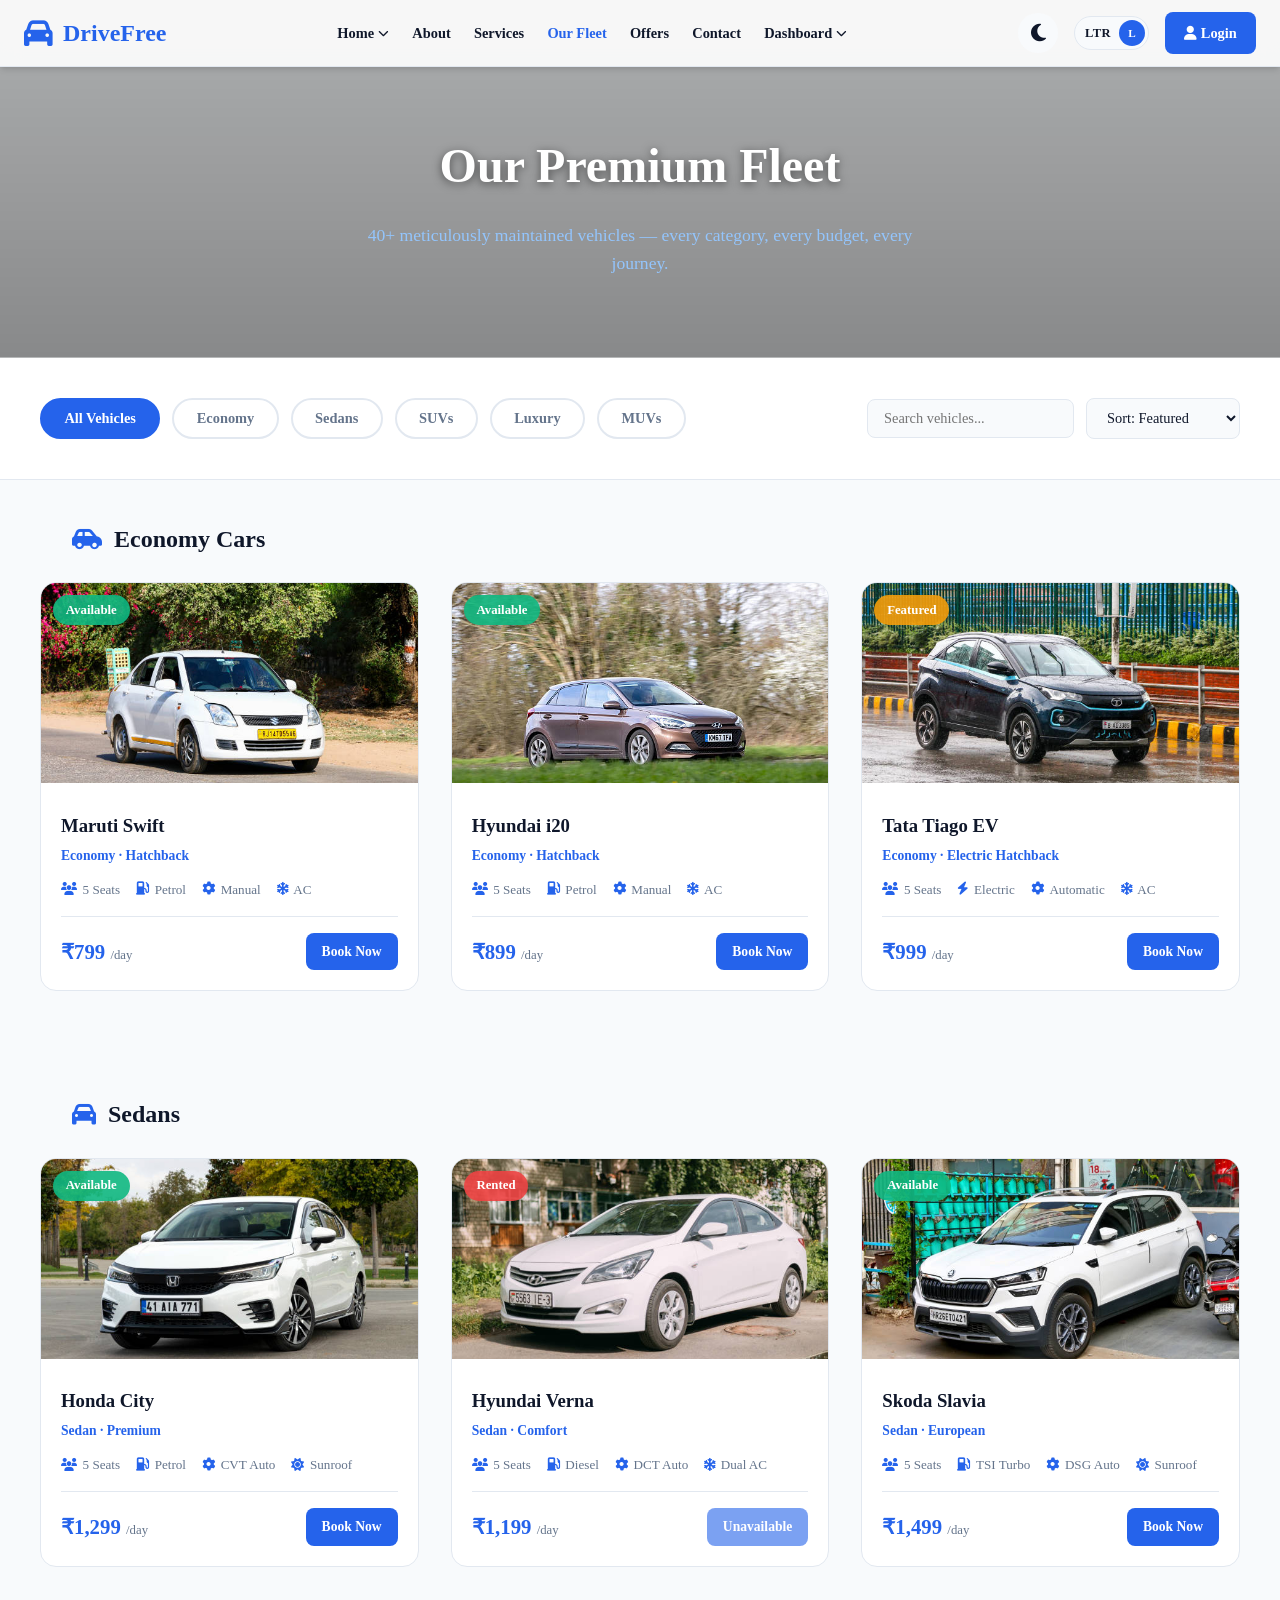
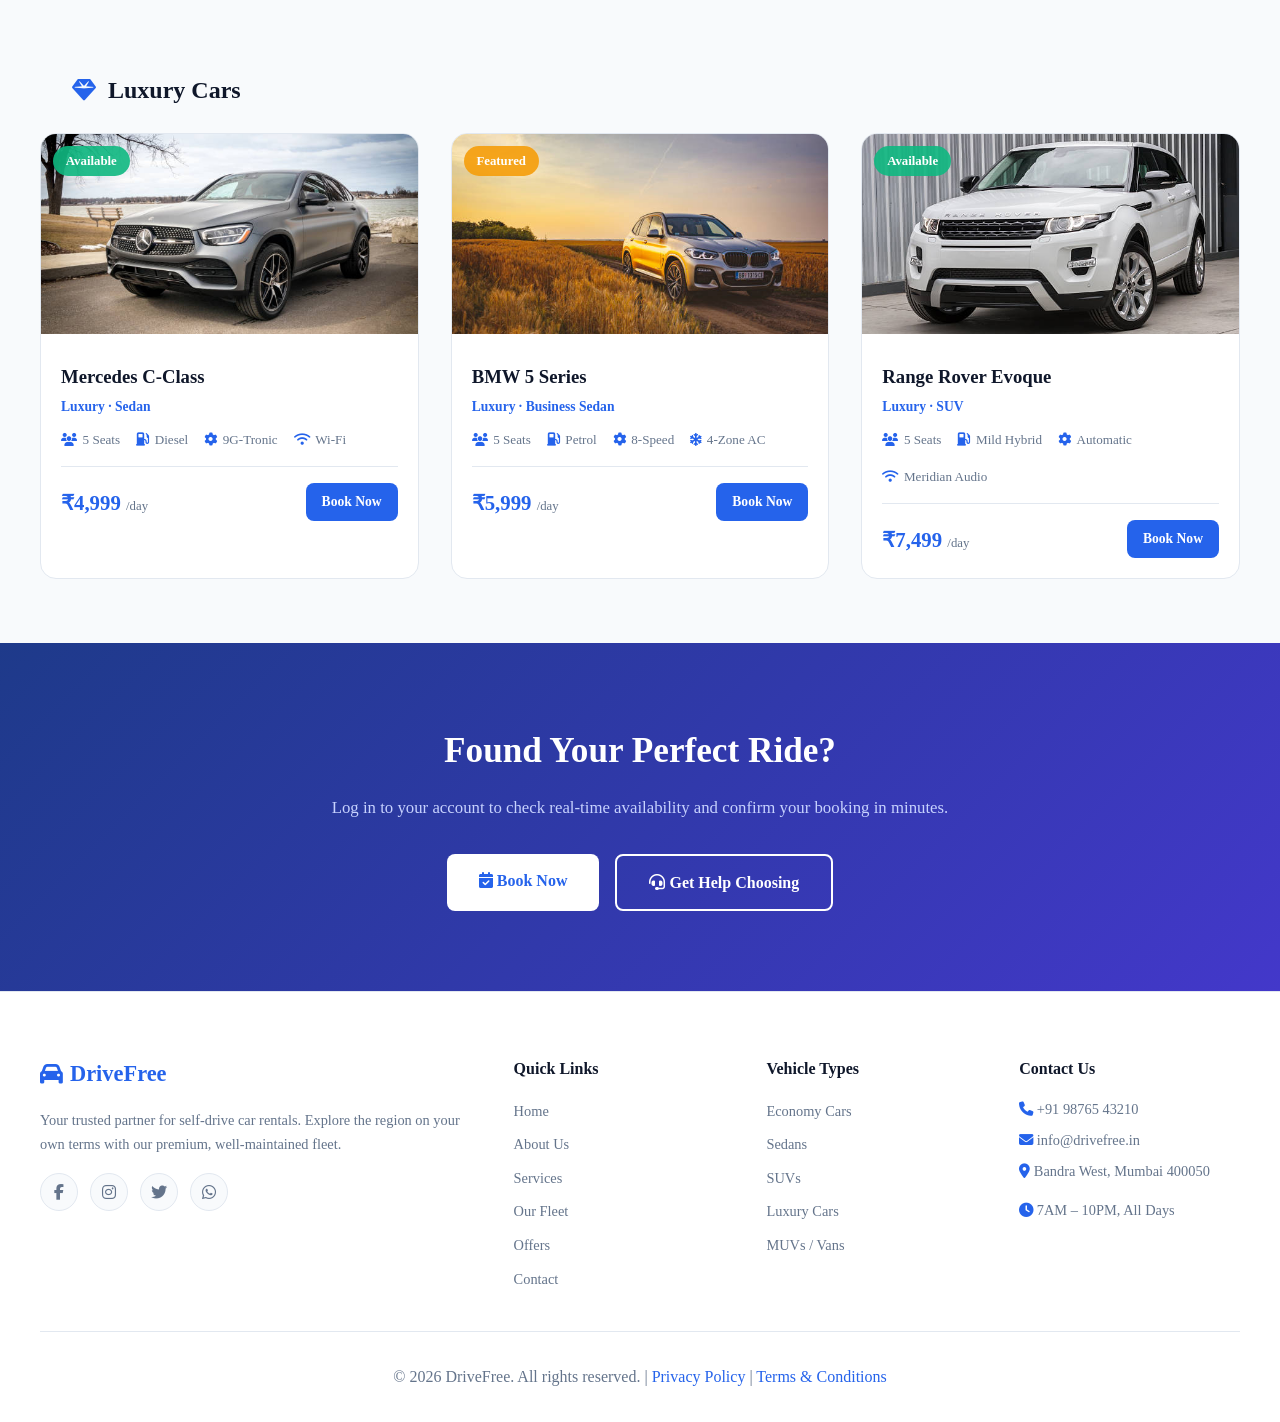
<file: fleet.html>
<!DOCTYPE html>
<html lang="en">
<head>
    <meta charset="UTF-8">
    <meta name="viewport" content="width=device-width, initial-scale=1.0">
    <meta name="description" content="Browse the DriveFree fleet – Economy, Sedans, SUVs, and Luxury cars with daily pricing and availability.">
    <title>Our Fleet | DriveFree Car Rental</title>
    <link rel="icon" type="image/svg+xml" href="data:image/svg+xml,<svg xmlns='http://www.w3.org/2000/svg' viewBox='0 0 100 100'><rect fill='%232565eb' width='100' height='100' rx='20'/><path fill='white' d='M20 55 L25 45 L35 45 L40 55 L20 55 M60 55 L65 45 L75 45 L80 55 L60 55 M30 55 L70 55 L70 65 L30 65 L30 55 M25 65 L75 65 L75 70 L25 70 L25 65 M35 40 L65 40 L65 45 L35 45 L35 40'/></svg>">
    <link rel="preconnect" href="https://fonts.googleapis.com">
    <link href="https://fonts.googleapis.com/css2?family=Inter:wght@400;500;600;700;800&display=swap" rel="stylesheet">
    <link rel="stylesheet" href="https://cdnjs.cloudflare.com/ajax/libs/font-awesome/6.5.0/css/all.min.css">
    <link rel="stylesheet" href="css/style.css">
    <style>
        [data-aos]{opacity:0;transform:translateY(30px);transition:opacity .6s ease,transform .6s ease}[data-aos].aos-visible{opacity:1;transform:translateY(0)}
        .main-header.scrolled{box-shadow:0 4px 20px rgba(0,0,0,.15)}.nav-link.active-link{color:var(--primary-color)}
        .footer-grid{display:grid;grid-template-columns:2fr 1fr 1fr 1fr;gap:2rem;margin-bottom:2rem}.footer-col h4{font-weight:700;margin-bottom:1rem}
        .footer-col p{color:var(--text-muted);font-size:.9rem;margin-bottom:.5rem}.footer-col ul li{margin-bottom:.5rem}
        .footer-col ul li a{color:var(--text-muted);font-size:.9rem;transition:color .3s}.footer-col ul li a:hover{color:var(--primary-color)}
        .social-links{display:flex;gap:.75rem;margin-top:1rem}.social-links a{width:38px;height:38px;border-radius:50%;background:var(--bg-color);border:1px solid var(--border-color);display:flex;align-items:center;justify-content:center;color:var(--text-muted);transition:all .3s}.social-links a:hover{background:var(--primary-color);color:white;border-color:var(--primary-color)}
        .page-hero{padding:8rem 2rem 5rem;background:linear-gradient(rgba(0,0,0,0.3), rgba(0,0,0,0.45)),url('https://5.imimg.com/data5/HV/DW/GLADMIN-47897113/car-rental.jpg') center/cover no-repeat;text-align:center;position:relative;border-bottom:1px solid rgba(255,255,255,0.1)}
        .page-hero h1{font-size:3rem;font-weight:800;color:white;margin-bottom:1rem;text-shadow:0 2px 10px rgba(0,0,0,0.5)}.page-hero p{color:#93c5fd;font-size:1.1rem;max-width:600px;margin:0 auto}
        .breadcrumb{display:flex;justify-content:center;gap:.5rem;margin-bottom:1.5rem;font-size:.9rem}.breadcrumb a{color:#93c5fd}.breadcrumb span{color:#64748b}

        /* Filter & Search */
        .filter-section{padding:2.5rem 2rem;background:var(--surface-color);border-bottom:1px solid var(--border-color)}
        .filter-container{max-width:1200px;margin:0 auto;display:flex;justify-content:space-between;align-items:center;flex-wrap:wrap;gap:1rem}
        .filter-btns{display:flex;gap:.75rem;flex-wrap:wrap}
        .filter-btn{padding:.6rem 1.4rem;border-radius:25px;border:2px solid var(--border-color);background:transparent;color:var(--text-muted);font-weight:600;cursor:pointer;transition:all .3s;font-size:.9rem}
        .filter-btn:hover,.filter-btn.active{background:var(--primary-color);border-color:var(--primary-color);color:white}
        .filter-search{display:flex;gap:.75rem;align-items:center}
        .filter-search input{padding:.65rem 1rem;border:1px solid var(--border-color);border-radius:8px;background:var(--bg-color);color:var(--text-color);outline:none;transition:all .3s;font-size:.9rem}
        .filter-search input:focus{border-color:var(--primary-color)}
        .filter-search select{padding:.65rem 1rem;border:1px solid var(--border-color);border-radius:8px;background:var(--bg-color);color:var(--text-color);outline:none;font-size:.9rem}

        /* Vehicle Grid */
        .fleet-section{padding:4rem 2rem;background:var(--bg-color)}
        .fleet-grid{display:grid;grid-template-columns:repeat(3,1fr);gap:2rem;max-width:1200px;margin:0 auto}
        .vehicle-card{background:var(--surface-color);border-radius:16px;overflow:hidden;border:1px solid var(--border-color);transition:all .3s}
        .vehicle-card:hover{transform:translateY(-8px);box-shadow:var(--card-shadow)}
        .vehicle-img-wrap{position:relative;overflow:hidden}
        .vehicle-img-wrap img{width:100%;height:200px;object-fit:cover;transition:transform .4s}
        .vehicle-card:hover .vehicle-img-wrap img{transform:scale(1.06)}
        .vehicle-badge{position:absolute;top:12px;left:12px;padding:.3rem .8rem;border-radius:20px;font-size:.8rem;font-weight:700}
        .badge-available{background:rgba(16,185,129,.9);color:white}
        .badge-rented{background:rgba(239,68,68,.9);color:white}
        .badge-featured{background:rgba(245,158,11,.9);color:white}
        .vehicle-body{padding:1.25rem}
        .vehicle-body h3{font-weight:700;margin-bottom:.25rem}
        .vehicle-category{color:var(--primary-color);font-size:.85rem;font-weight:600;margin-bottom:.75rem}
        .vehicle-specs{display:flex;gap:1rem;flex-wrap:wrap;margin-bottom:1rem}
        .vehicle-specs span{font-size:.82rem;color:var(--text-muted);display:flex;align-items:center;gap:.35rem}
        .vehicle-specs i{color:var(--primary-color)}
        .vehicle-footer{display:flex;justify-content:space-between;align-items:center;border-top:1px solid var(--border-color);padding-top:1rem}
        .vehicle-price{font-size:1.3rem;font-weight:800;color:var(--primary-color)}
        .vehicle-price span{font-size:.8rem;font-weight:500;color:var(--text-muted)}
        .btn-sm{padding:.5rem 1rem;font-size:.85rem;border-radius:8px}

        /* Section titles within fleet */
        .fleet-cat-title{max-width:1200px;margin:2.5rem auto .5rem;padding:0 2rem;font-size:1.5rem;font-weight:800;color:var(--text-color);display:flex;align-items:center;gap:.75rem}
        .fleet-cat-title i{color:var(--primary-color)}

        /* Booking CTA */
        .book-cta{padding:5rem 2rem;background:linear-gradient(135deg,#1e3a8a,#4338ca);text-align:center}
        .book-cta h2{color:white;font-size:2.2rem;margin-bottom:1rem}
        .book-cta p{color:#c7d2fe;margin-bottom:2rem;font-size:1.05rem}
        .cta-buttons{display:flex;justify-content:center;gap:1rem;flex-wrap:wrap}
        .btn-white{background:white;color:var(--primary-color);padding:.85rem 2rem;border-radius:8px;font-weight:700;border:none;cursor:pointer;transition:all .3s}
        .btn-white:hover{transform:scale(1.05);box-shadow:0 10px 25px rgba(0,0,0,.2)}
        .btn-outline-w{background:transparent;border:2px solid white;color:white;padding:.85rem 2rem;border-radius:8px;font-weight:700;cursor:pointer;transition:all .3s}
        .btn-outline-w:hover{background:white;color:var(--primary-color)}

        /* Responsive Styles */
        @media (max-width: 1024px) {
            .filter-container{flex-direction:column;align-items:stretch;gap:1.5rem}
            .filter-btns{justify-content:center}
            .filter-search{justify-content:center;width:100%}
            .filter-search input{flex:1}
            .fleet-grid{grid-template-columns:repeat(2,1fr);gap:1.5rem}
            .footer-grid{grid-template-columns:1fr 1fr}
        }

        @media (max-width: 768px) {
            .page-hero{padding:5rem 1.5rem 3rem}
            .page-hero h1{font-size:2.2rem}
            .page-hero p{font-size:1rem}
            .filter-section{padding:2rem 1.5rem}
            .filter-btns{gap:0.5rem}
            .filter-btn{padding:0.5rem 1rem;font-size:0.85rem}
            .filter-search{flex-direction:column}
            .filter-search input,.filter-search select{width:100%}
            .fleet-section{padding:3rem 1.5rem}
            .fleet-grid{grid-template-columns:1fr;gap:1.5rem}
            .vehicle-img-wrap img{height:180px}
            .vehicle-body{padding:1rem}
            .vehicle-specs{gap:0.75rem}
            .vehicle-specs span{font-size:0.75rem}
            .vehicle-price{font-size:1.1rem}
            .fleet-cat-title{padding:0 1.5rem;font-size:1.3rem}
            .book-cta{padding:3rem 1.5rem}
            .book-cta h2{font-size:1.8rem}
            .book-cta p{font-size:1rem}
            .cta-buttons{flex-direction:column}
            .cta-buttons .btn{width:100%}
        }

        @media (max-width: 480px) {
            .page-hero h1{font-size:1.8rem}
            .page-hero p{font-size:0.9rem}
            .filter-section{padding:1.5rem 1rem}
            .filter-btns{flex-wrap:wrap}
            .filter-btn{padding:0.45rem 0.85rem;font-size:0.8rem}
            .fleet-section{padding:2.5rem 1rem}
            .vehicle-img-wrap img{height:160px}
            .vehicle-body{padding:0.85rem}
            .vehicle-body h3{font-size:1rem}
            .vehicle-category{font-size:0.8rem}
            .vehicle-price{font-size:1rem}
            .vehicle-price span{font-size:0.75rem}
            .btn-sm{padding:0.45rem 0.85rem;font-size:0.8rem}
            .fleet-cat-title{padding:0 1rem;font-size:1.1rem}
            .book-cta{padding:2.5rem 1rem}
            .book-cta h2{font-size:1.5rem}
            .book-cta p{font-size:0.9rem}
            .btn-white,.btn-outline-w{padding:0.75rem 1.5rem;font-size:0.9rem}
            .footer-grid{grid-template-columns:1fr;gap:1.5rem}
        }
    </style>
</head>
<body>
<header class="main-header">
    <div class="header-container">
        <div class="logo"><a href="index.html"><h1><i class="fas fa-car"></i> DriveFree</h1></a></div>
        <button class="mobile-menu-toggle" id="mobile-menu-toggle" aria-label="Toggle menu"><i class="fas fa-bars"></i></button>
        <nav><ul class="nav-menu">
            <li class="nav-item"><a href="index.html" class="nav-link">Home <i class="fas fa-chevron-down fa-xs"></i></a>
                <ul class="dropdown-menu"><li><a href="index.html">Home 1</a></li><li><a href="home2.html">Home 2</a></li></ul></li>
            <li class="nav-item"><a href="about.html" class="nav-link">About</a></li>
            <li class="nav-item"><a href="services.html" class="nav-link">Services</a></li>
            <li class="nav-item"><a href="fleet.html" class="nav-link">Our Fleet</a></li>
            <li class="nav-item"><a href="offers.html" class="nav-link">Offers</a></li>
            <li class="nav-item"><a href="contact.html" class="nav-link">Contact</a></li>
            <li class="nav-item">
                <a href="#" class="nav-link">Dashboard <i class="fas fa-chevron-down fa-xs"></i></a>
                <ul class="dropdown-menu">
                    <li><a href="user-dashboard.html">User Dashboard</a></li>
                    <li><a href="admin-dashboard.html">Admin Dashboard</a></li>
                </ul>
            </li>
            <li class="nav-item mobile-menu-actions">
                <div class="mobile-menu-actions-row">
                    <button class="btn-icon" id="theme-toggle-mobile"><i class="fas fa-moon"></i></button>
                    <button class="rtl-pill" id="rtl-toggle-mobile">
                        <span class="pill-label">LTR</span>
                        <span class="pill-circle">L</span>
                    </button>
                </div>
                <a href="login.html" class="btn btn-primary"><i class="fas fa-user"></i> Login</a>
            </li>
        </ul></nav>
        <div class="header-actions">
            <button class="btn-icon" id="theme-toggle"><i class="fas fa-moon"></i></button>
            <button class="rtl-pill" id="rtl-toggle" title="Toggle LTR/RTL">
                <span class="pill-label">LTR</span>
                <span class="pill-circle">L</span>
            </button>
            <a href="login.html" class="btn btn-primary" style="padding:.6rem 1.2rem;font-size:.9rem;"><i class="fas fa-user"></i> Login</a>
        </div>
    </div>
</header>

<main>
    <section class="page-hero">
        <h1>Our Premium Fleet</h1>
        <p>40+ meticulously maintained vehicles — every category, every budget, every journey.</p>
    </section>

    <!-- FILTER -->
    <section class="filter-section">
        <div class="filter-container">
            <div class="filter-btns">
                <button class="filter-btn active" data-filter="all">All Vehicles</button>
                <button class="filter-btn" data-filter="economy">Economy</button>
                <button class="filter-btn" data-filter="sedan">Sedans</button>
                <button class="filter-btn" data-filter="suv">SUVs</button>
                <button class="filter-btn" data-filter="luxury">Luxury</button>
                <button class="filter-btn" data-filter="muv">MUVs</button>
            </div>
            <div class="filter-search">
                <input type="text" placeholder="Search vehicles...">
                <select><option>Sort: Featured</option><option>Price: Low–High</option><option>Price: High–Low</option></select>
            </div>
        </div>
    </section>

    <!-- ECONOMY CARS -->
    <p class="fleet-cat-title" data-aos><i class="fas fa-car-side"></i> Economy Cars</p>
    <section class="fleet-section" style="padding-top:1rem">
        <div class="fleet-grid">
            <div class="vehicle-card" data-category="economy" data-aos>
                <div class="vehicle-img-wrap">
                    <img src="m1.jpg" alt="Maruti Swift">
                    <span class="vehicle-badge badge-available">Available</span>
                </div>
                <div class="vehicle-body">
                    <h3>Maruti Swift</h3>
                    <div class="vehicle-category">Economy · Hatchback</div>
                    <div class="vehicle-specs">
                        <span><i class="fas fa-users"></i>5 Seats</span>
                        <span><i class="fas fa-gas-pump"></i>Petrol</span>
                        <span><i class="fas fa-cog"></i>Manual</span>
                        <span><i class="fas fa-snowflake"></i>AC</span>
                    </div>
                    <div class="vehicle-footer">
                        <div class="vehicle-price">₹799 <span>/day</span></div>
                        <a href="user-dashboard.html" class="btn btn-primary btn-sm">Book Now</a>
                    </div>
                </div>
            </div>
            <div class="vehicle-card" data-category="economy" data-aos>
                <div class="vehicle-img-wrap">
                    <img src="hyn.jpg" alt="Hyundai i20">
                    <span class="vehicle-badge badge-available">Available</span>
                </div>
                <div class="vehicle-body">
                    <h3>Hyundai i20</h3>
                    <div class="vehicle-category">Economy · Hatchback</div>
                    <div class="vehicle-specs">
                        <span><i class="fas fa-users"></i>5 Seats</span>
                        <span><i class="fas fa-gas-pump"></i>Petrol</span>
                        <span><i class="fas fa-cog"></i>Manual</span>
                        <span><i class="fas fa-snowflake"></i>AC</span>
                    </div>
                    <div class="vehicle-footer">
                        <div class="vehicle-price">₹899 <span>/day</span></div>
                        <a href="user-dashboard.html" class="btn btn-primary btn-sm">Book Now</a>
                    </div>
                </div>
            </div>
            <div class="vehicle-card" data-category="economy" data-aos>
                <div class="vehicle-img-wrap">
                    <img src="hyn1.jpg" alt="Tata Tiago">
                    <span class="vehicle-badge badge-featured">Featured</span>
                </div>
                <div class="vehicle-body">
                    <h3>Tata Tiago EV</h3>
                    <div class="vehicle-category">Economy · Electric Hatchback</div>
                    <div class="vehicle-specs">
                        <span><i class="fas fa-users"></i>5 Seats</span>
                        <span><i class="fas fa-bolt"></i>Electric</span>
                        <span><i class="fas fa-cog"></i>Automatic</span>
                        <span><i class="fas fa-snowflake"></i>AC</span>
                    </div>
                    <div class="vehicle-footer">
                        <div class="vehicle-price">₹999 <span>/day</span></div>
                        <a href="user-dashboard.html" class="btn btn-primary btn-sm">Book Now</a>
                    </div>
                </div>
            </div>
        </div>
    </section>

    <!-- SEDANS -->
    <p class="fleet-cat-title" data-aos><i class="fas fa-car"></i> Sedans</p>
    <section class="fleet-section" style="padding-top:1rem">
        <div class="fleet-grid">
            <div class="vehicle-card" data-category="sedan" data-aos>
                <div class="vehicle-img-wrap">
                    <img src="m2.jpg" alt="Honda City">
                    <span class="vehicle-badge badge-available">Available</span>
                </div>
                <div class="vehicle-body">
                    <h3>Honda City</h3>
                    <div class="vehicle-category">Sedan · Premium</div>
                    <div class="vehicle-specs">
                        <span><i class="fas fa-users"></i>5 Seats</span>
                        <span><i class="fas fa-gas-pump"></i>Petrol</span>
                        <span><i class="fas fa-cog"></i>CVT Auto</span>
                        <span><i class="fas fa-sun"></i>Sunroof</span>
                    </div>
                    <div class="vehicle-footer">
                        <div class="vehicle-price">₹1,299 <span>/day</span></div>
                        <a href="user-dashboard.html" class="btn btn-primary btn-sm">Book Now</a>
                    </div>
                </div>
            </div>
            <div class="vehicle-card" data-category="sedan" data-aos>
                <div class="vehicle-img-wrap">
                    <img src="ver.jpg" alt="Hyundai Verna">
                    <span class="vehicle-badge badge-rented">Rented</span>
                </div>
                <div class="vehicle-body">
                    <h3>Hyundai Verna</h3>
                    <div class="vehicle-category">Sedan · Comfort</div>
                    <div class="vehicle-specs">
                        <span><i class="fas fa-users"></i>5 Seats</span>
                        <span><i class="fas fa-gas-pump"></i>Diesel</span>
                        <span><i class="fas fa-cog"></i>DCT Auto</span>
                        <span><i class="fas fa-snowflake"></i>Dual AC</span>
                    </div>
                    <div class="vehicle-footer">
                        <div class="vehicle-price">₹1,199 <span>/day</span></div>
                        <a href="user-dashboard.html" class="btn btn-primary btn-sm" style="opacity:.6;pointer-events:none">Unavailable</a>
                    </div>
                </div>
            </div>
            <div class="vehicle-card" data-category="sedan" data-aos>
                <div class="vehicle-img-wrap">
                    <img src="sk.jpg" alt="Skoda Slavia">
                    <span class="vehicle-badge badge-available">Available</span>
                </div>
                <div class="vehicle-body">
                    <h3>Skoda Slavia</h3>
                    <div class="vehicle-category">Sedan · European</div>
                    <div class="vehicle-specs">
                        <span><i class="fas fa-users"></i>5 Seats</span>
                        <span><i class="fas fa-gas-pump"></i>TSI Turbo</span>
                        <span><i class="fas fa-cog"></i>DSG Auto</span>
                        <span><i class="fas fa-sun"></i>Sunroof</span>
                    </div>
                    <div class="vehicle-footer">
                        <div class="vehicle-price">₹1,499 <span>/day</span></div>
                        <a href="user-dashboard.html" class="btn btn-primary btn-sm">Book Now</a>
                    </div>
                </div>
            </div>
        </div>
    </section>

    <!-- LUXURY -->
    <p class="fleet-cat-title" data-aos><i class="fas fa-gem"></i> Luxury Cars</p>
    <section class="fleet-section" style="padding-top:1rem">
        <div class="fleet-grid">
            <div class="vehicle-card" data-category="luxury" data-aos>
                <div class="vehicle-img-wrap">
                    <img src="h2.jpg" alt="Mercedes C-Class">
                    <span class="vehicle-badge badge-available">Available</span>
                </div>
                <div class="vehicle-body">
                    <h3>Mercedes C-Class</h3>
                    <div class="vehicle-category">Luxury · Sedan</div>
                    <div class="vehicle-specs">
                        <span><i class="fas fa-users"></i>5 Seats</span>
                        <span><i class="fas fa-gas-pump"></i>Diesel</span>
                        <span><i class="fas fa-cog"></i>9G-Tronic</span>
                        <span><i class="fas fa-wifi"></i>Wi-Fi</span>
                    </div>
                    <div class="vehicle-footer">
                        <div class="vehicle-price">₹4,999 <span>/day</span></div>
                        <a href="user-dashboard.html" class="btn btn-primary btn-sm">Book Now</a>
                    </div>
                </div>
            </div>
            <div class="vehicle-card" data-category="luxury" data-aos>
                <div class="vehicle-img-wrap">
                    <img src="bmw.jpg" alt="BMW 5 Series">
                    <span class="vehicle-badge badge-featured">Featured</span>
                </div>
                <div class="vehicle-body">
                    <h3>BMW 5 Series</h3>
                    <div class="vehicle-category">Luxury · Business Sedan</div>
                    <div class="vehicle-specs">
                        <span><i class="fas fa-users"></i>5 Seats</span>
                        <span><i class="fas fa-gas-pump"></i>Petrol</span>
                        <span><i class="fas fa-cog"></i>8-Speed</span>
                        <span><i class="fas fa-snowflake"></i>4-Zone AC</span>
                    </div>
                    <div class="vehicle-footer">
                        <div class="vehicle-price">₹5,999 <span>/day</span></div>
                        <a href="user-dashboard.html" class="btn btn-primary btn-sm">Book Now</a>
                    </div>
                </div>
            </div>
            <div class="vehicle-card" data-category="luxury" data-aos>
                <div class="vehicle-img-wrap">
                    <img src="rg.jpg" alt="Range Rover Evoque">
                    <span class="vehicle-badge badge-available">Available</span>
                </div>
                <div class="vehicle-body">
                    <h3>Range Rover Evoque</h3>
                    <div class="vehicle-category">Luxury · SUV</div>
                    <div class="vehicle-specs">
                        <span><i class="fas fa-users"></i>5 Seats</span>
                        <span><i class="fas fa-gas-pump"></i>Mild Hybrid</span>
                        <span><i class="fas fa-cog"></i>Automatic</span>
                        <span><i class="fas fa-wifi"></i>Meridian Audio</span>
                    </div>
                    <div class="vehicle-footer">
                        <div class="vehicle-price">₹7,499 <span>/day</span></div>
                        <a href="user-dashboard.html" class="btn btn-primary btn-sm">Book Now</a>
                    </div>
                </div>
            </div>
        </div>
    </section>

    <!-- BOOKING CTA -->
    <section class="book-cta">
        <div class="section-container" data-aos>
            <h2>Found Your Perfect Ride?</h2>
            <p>Log in to your account to check real-time availability and confirm your booking in minutes.</p>
            <div class="cta-buttons">
                <a href="user-dashboard.html" class="btn-white"><i class="fas fa-calendar-check"></i> Book Now</a>
                <a href="contact.html" class="btn-outline-w"><i class="fas fa-headset"></i> Get Help Choosing</a>
            </div>
        </div>
    </section>
</main>

<footer class="main-footer">
    <div class="footer-container">
        <div class="footer-grid">
            <div class="footer-col">
                <h4 style="font-size:1.4rem; color:var(--primary-color); display:flex; align-items:center; gap:8px;"><i class="fas fa-car"></i> DriveFree</h4>
                <p style="margin-top:0.75rem; line-height:1.7;">Your trusted partner for self-drive car rentals. Explore the region on your own terms with our premium, well-maintained fleet.</p>
                <div class="social-links">
                    <a href="#"><i class="fab fa-facebook-f"></i></a>
                    <a href="#"><i class="fab fa-instagram"></i></a>
                    <a href="#"><i class="fab fa-twitter"></i></a>
                    <a href="#"><i class="fab fa-whatsapp"></i></a>
                </div>
            </div>
            <div class="footer-col">
                <h4>Quick Links</h4>
                <ul>
                    <li><a href="index.html">Home</a></li>
                    <li><a href="about.html">About Us</a></li>
                    <li><a href="services.html">Services</a></li>
                    <li><a href="fleet.html">Our Fleet</a></li>
                    <li><a href="offers.html">Offers</a></li>
                    <li><a href="contact.html">Contact</a></li>
                </ul>
            </div>
            <div class="footer-col">
                <h4>Vehicle Types</h4>
                <ul>
                    <li><a href="fleet.html">Economy Cars</a></li>
                    <li><a href="fleet.html">Sedans</a></li>
                    <li><a href="fleet.html">SUVs</a></li>
                    <li><a href="fleet.html">Luxury Cars</a></li>
                    <li><a href="fleet.html">MUVs / Vans</a></li>
                </ul>
            </div>
            <div class="footer-col">
                <h4>Contact Us</h4>
                <p><i class="fas fa-phone" style="color:var(--primary-color)"></i> +91 98765 43210</p>
                <p><i class="fas fa-envelope" style="color:var(--primary-color)"></i> info@drivefree.in</p>
                <p><i class="fas fa-map-marker-alt" style="color:var(--primary-color)"></i> Bandra West, Mumbai 400050</p>
                <p style="margin-top:1rem;"><i class="fas fa-clock" style="color:var(--primary-color)"></i> 7AM – 10PM, All Days</p>
            </div>
        </div>
        <div class="footer-bottom">
            <p>© 2026 DriveFree. All rights reserved. | <a href="#" style="color:var(--primary-color)">Privacy Policy</a> | <a href="#" style="color:var(--primary-color)">Terms &amp; Conditions</a></p>
        </div>
    </div>
</footer>
<script src="js/main.js"></script>
</body>
</html>
</file>
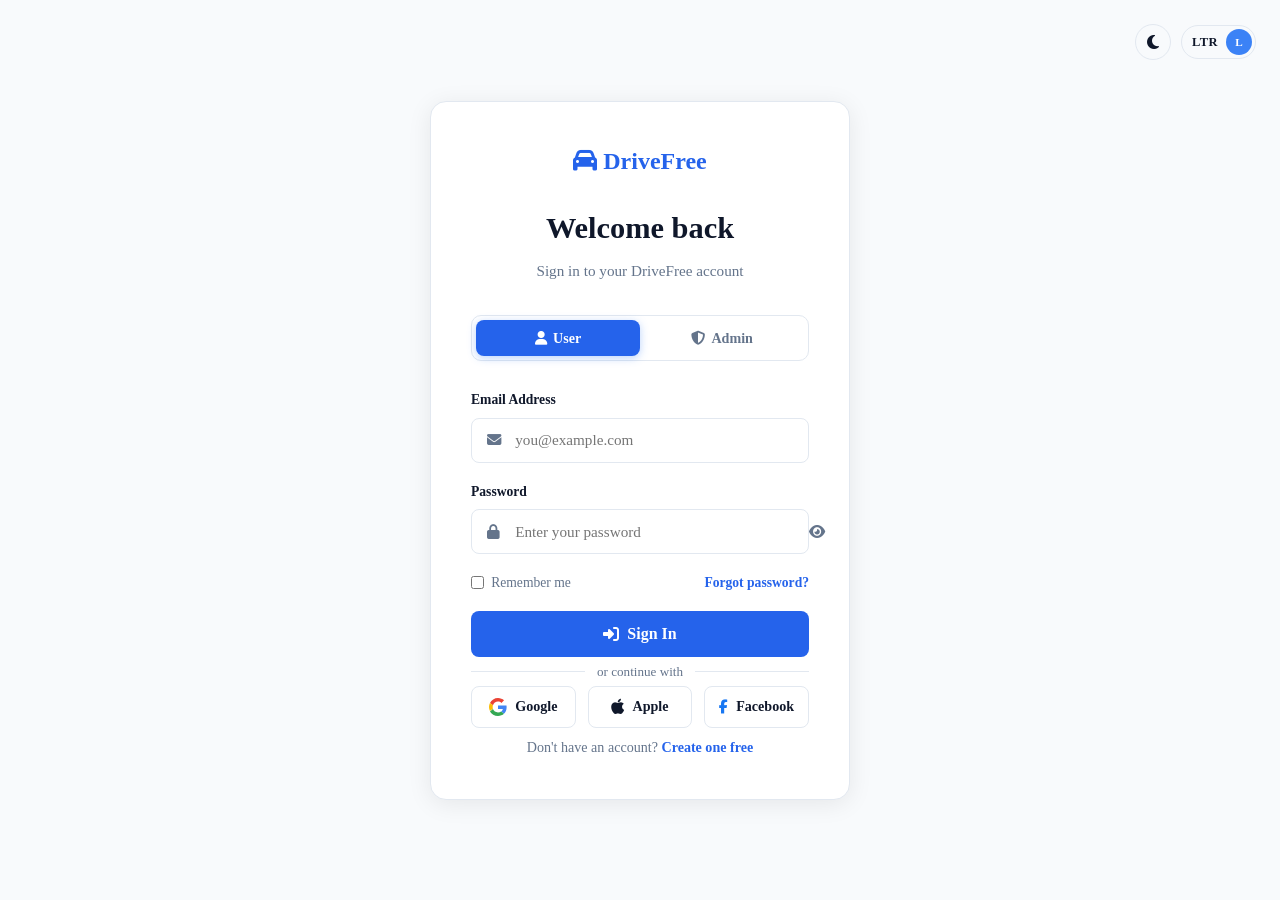
<file: login.html>
<!DOCTYPE html>
<html lang="en">
<head>
    <meta charset="UTF-8">
    <meta name="viewport" content="width=device-width, initial-scale=1.0">
    <title>Login | DriveFree</title>
    <link rel="icon" type="image/svg+xml" href="data:image/svg+xml,<svg xmlns='http://www.w3.org/2000/svg' viewBox='0 0 100 100'><rect fill='%232565eb' width='100' height='100' rx='20'/><path fill='white' d='M20 55 L25 45 L35 45 L40 55 L20 55 M60 55 L65 45 L75 45 L80 55 L60 55 M30 55 L70 55 L70 65 L30 65 L30 55 M25 65 L75 65 L75 70 L25 70 L25 65 M35 40 L65 40 L65 45 L35 45 L35 40'/></svg>">
    <link rel="preconnect" href="https://fonts.googleapis.com">
    <link rel="stylesheet" href="https://cdnjs.cloudflare.com/ajax/libs/font-awesome/6.5.0/css/all.min.css">
    <link rel="stylesheet" href="css/style.css">
    <style>
        * { margin: 0; padding: 0; box-sizing: border-box; }

        .login-page {
            min-height: 100vh;
            display: flex;
            align-items: center;
            justify-content: center;
            background: var(--bg-color, #f8fafc);
            padding: 2rem;
        }

        .login-right {
            background: transparent;
            padding: 0;
            width: 100%;
            display: flex;
            align-items: center;
            justify-content: center;
        }

        .login-box {
            background: var(--surface-color, #ffffff);
            border-radius: 16px;
            padding: 2.5rem;
            box-shadow: 0 4px 24px rgba(0,0,0,0.08);
            border: 1px solid var(--border-color, #e2e8f0);
            max-width: 420px;
            width: 100%;
        }

        .login-card-logo {
            display: flex;
            align-items: center;
            justify-content: center;
            gap: 0.6rem;
            font-size: 1.5rem;
            font-weight: 800;
            color: var(--primary-color, #3b82f6);
            margin-bottom: 1.5rem;
        }
        .login-card-logo i {
            color: var(--primary-color, #3b82f6);
        }

        /* Controls (theme + RTL) */
        .login-controls {
            position: absolute;
            top: 1.5rem;
            right: 1.5rem;
            display: flex;
            align-items: center;
            gap: 0.6rem;
            z-index: 10;
        }
        .btn-icon {
            background: var(--bg-color, #f1f5f9);
            border: 1.5px solid var(--border-color, #e2e8f0);
            font-size: 1rem;
            color: var(--text-color, #0f172a);
            cursor: pointer;
            width: 36px;
            height: 36px;
            border-radius: 50%;
            display: flex;
            align-items: center;
            justify-content: center;
            transition: all 0.25s;
        }
        .btn-icon:hover { color: #3b82f6; border-color: #3b82f6; }

        /* RTL Pill (matches global style.css) */
        .rtl-pill {
            display: inline-flex;
            align-items: center;
            background: var(--bg-color, #f1f5f9);
            border: 1.5px solid var(--border-color, #e2e8f0);
            border-radius: 999px;
            padding: 3px 3px 3px 10px;
            cursor: pointer;
            font-size: 0.78rem;
            font-weight: 700;
            color: var(--text-color, #0f172a);
            white-space: nowrap;
            user-select: none;
            height: 34px;
            transition: all 0.25s;
        }
        .rtl-pill:hover { border-color: #3b82f6; color: #3b82f6; }
        .rtl-pill .pill-label { min-width: 22px; text-align: center; }
        .rtl-pill .pill-circle {
            width: 26px; height: 26px;
            border-radius: 50%;
            background: #3b82f6;
            color: white;
            display: flex; align-items: center; justify-content: center;
            font-size: 0.7rem; font-weight: 800;
            margin-left: 8px;
            flex-shrink: 0;
        }

        .login-box h1 {
            font-size: 1.9rem;
            font-weight: 800;
            color: var(--text-color, #0f172a);
            margin-bottom: 0.4rem;
            text-align: center;
            white-space: nowrap;
        }
        .login-box .login-subtitle {
            color: var(--text-muted, #64748b);
            font-size: 0.95rem;
            margin-bottom: 2rem;
            text-align: center;
            white-space: nowrap;
        }

        /* Role tabs */
        .role-tabs {
            display: flex;
            gap: 0;
            background: var(--surface-color, #f1f5f9);
            border-radius: 10px;
            padding: 4px;
            margin-bottom: 1.75rem;
            border: 1px solid var(--border-color, #e2e8f0);
        }
        .role-tab {
            flex: 1;
            padding: 0.6rem;
            text-align: center;
            border-radius: 8px;
            cursor: pointer;
            font-size: 0.88rem;
            font-weight: 600;
            color: var(--text-muted, #64748b);
            transition: all 0.25s;
            border: none;
            background: transparent;
            display: flex;
            align-items: center;
            justify-content: center;
            gap: 0.4rem;
        }
        .role-tab.active {
            background: var(--primary-color, #3b82f6);
            color: white;
            box-shadow: 0 2px 8px rgba(59,130,246,0.35);
        }

        /* Form */
        .login-form { display: flex; flex-direction: column; gap: 1.1rem; }
        .form-group { display: flex; flex-direction: column; gap: 0.4rem; }
        .form-group label {
            font-size: 0.85rem;
            font-weight: 600;
            color: var(--text-color, #0f172a);
        }
        .input-wrap {
            position: relative;
        }
        .input-wrap i {
            position: absolute;
            left: 1rem;
            top: 50%;
            transform: translateY(-50%);
            color: var(--text-muted, #94a3b8);
            font-size: 0.9rem;
            z-index: 2;
        }
        .input-wrap input {
            width: 100%;
            padding: 0.8rem 3.5rem 0.8rem 2.7rem;
            border: 1.5px solid var(--border-color, #e2e8f0);
            border-radius: 8px;
            background: var(--surface-color, #ffffff);
            color: var(--text-color, #0f172a);
            font-size: 0.95rem;
            font-family: inherit;
            outline: none;
            transition: border-color 0.25s, box-shadow 0.25s;
        }
        .input-wrap input:focus {
            border-color: var(--primary-color, #3b82f6);
            box-shadow: 0 0 0 3px rgba(59,130,246,0.15);
        }
        .toggle-pw {
            position: absolute;
            right: 1rem;
            top: 50%;
            transform: translateY(-50%);
            background: none;
            border: none;
            cursor: pointer;
            color: var(--text-muted, #94a3b8);
            font-size: 0.9rem;
            padding: 0;
            z-index: 2;
        }
        .form-options {
            display: flex;
            justify-content: space-between;
            align-items: center;
            font-size: 0.85rem;
        }
        .remember-me {
            display: flex;
            align-items: center;
            gap: 0.45rem;
            color: var(--text-muted, #64748b);
            cursor: pointer;
        }
        .remember-me input { accent-color: var(--primary-color, #3b82f6); cursor: pointer; }
        .forgot-link {
            color: var(--primary-color, #3b82f6);
            text-decoration: none;
            font-weight: 600;
        }
        .forgot-link:hover { text-decoration: underline; }

        .btn-login {
            width: 100%;
            padding: 0.85rem;
            background: var(--primary-color, #3b82f6);
            color: white;
            border: none;
            border-radius: 8px;
            font-size: 1rem;
            font-weight: 700;
            cursor: pointer;
            transition: background 0.25s, transform 0.2s, box-shadow 0.25s;
            display: flex;
            align-items: center;
            justify-content: center;
            gap: 0.5rem;
            font-family: inherit;
        }
        .btn-login:hover {
            background: #1d4ed8;
            transform: translateY(-1px);
            box-shadow: 0 6px 20px rgba(59,130,246,0.4);
        }

        .login-divider {
            display: flex;
            align-items: center;
            gap: 0.75rem;
            color: var(--text-muted, #94a3b8);
            font-size: 0.82rem;
            margin: 0.25rem 0;
        }
        .login-divider::before,
        .login-divider::after {
            content: '';
            flex: 1;
            height: 1px;
            background: var(--border-color, #e2e8f0);
        }

        .social-login {
            display: grid;
            grid-template-columns: 1fr 1fr;
            gap: 0.75rem;
        }
        .btn-social {
            padding: 0.7rem;
            border: 1.5px solid var(--border-color, #e2e8f0);
            border-radius: 8px;
            background: var(--surface-color, #ffffff);
            color: var(--text-color, #0f172a);
            font-size: 0.88rem;
            font-weight: 600;
            cursor: pointer;
            display: flex;
            align-items: center;
            justify-content: center;
            gap: 0.5rem;
            transition: border-color 0.25s, box-shadow 0.25s;
            font-family: inherit;
        }
        .btn-social:hover { border-color: var(--primary-color, #3b82f6); box-shadow: 0 2px 8px rgba(59,130,246,0.12); }
        .btn-social .fa-facebook-f { color: #1877f2; }

        .signup-link {
            text-align: center;
            font-size: 0.88rem;
            color: var(--text-muted, #64748b);
            margin-top: 0.5rem;
        }
        .signup-link a {
            color: var(--primary-color, #3b82f6);
            font-weight: 600;
            text-decoration: none;
        }
        .signup-link a:hover { text-decoration: underline; }

        .login-error {
            display: none;
            background: rgba(239,68,68,0.08);
            border: 1px solid rgba(239,68,68,0.3);
            color: #ef4444;
            padding: 0.7rem 1rem;
            border-radius: 8px;
            font-size: 0.88rem;
            align-items: center;
            gap: 0.5rem;
        }
        .login-error.show { display: flex; }

        /* Responsive */
        @media (max-width: 768px) {
            .login-page { padding: 1.5rem; }
            .login-box { padding: 2rem; }
            .login-box h1 { font-size: 1.6rem; }
            .role-tabs { margin-bottom: 1.5rem; }
            .role-tab { font-size: 0.85rem; padding: 0.55rem; }
        }

        @media (max-width: 480px) {
            .login-page { padding: 1rem; }
            .login-box { padding: 1.5rem; }
            .login-box h1 { font-size: 1.4rem; }
            .login-box .login-subtitle { font-size: 0.9rem; }
            .form-group label { font-size: 0.8rem; }
            .input-wrap input { padding: 0.75rem 3rem 0.75rem 2.5rem; font-size: 0.9rem; }
            .form-options { font-size: 0.8rem; flex-direction: column; gap: 0.5rem; align-items: flex-start; }
            .btn-login { padding: 0.75rem; font-size: 0.95rem; }
            .social-login { gap: 0.6rem; }
            .btn-social { padding: 0.65rem; font-size: 0.85rem; }
            .signup-link { font-size: 0.85rem; }
        }
    </style>
</head>
<body>

<div class="login-page">
    <!-- LOGIN CARD -->
    <div class="login-right">
        <div class="login-controls">
            <button class="btn-icon" id="theme-toggle" title="Toggle Dark/Light Mode"><i class="fas fa-moon"></i></button>
            <button class="rtl-pill" id="rtl-toggle" title="Toggle LTR/RTL">
                <span class="pill-label">LTR</span>
                <span class="pill-circle">L</span>
            </button>
        </div>
        <div class="login-box">
            <div class="login-card-logo">
                <a href="index.html"><i class="fas fa-car"></i> <span>DriveFree</span></a>
            </div>
            <h1>Welcome back</h1>
            <p class="login-subtitle">Sign in to your DriveFree account</p>

            <!-- Role Tabs -->
            <div class="role-tabs">
                <button class="role-tab active" id="tab-user" onclick="switchRole('user')">
                    <i class="fas fa-user"></i> User
                </button>
                <button class="role-tab" id="tab-admin" onclick="switchRole('admin')">
                    <i class="fas fa-shield-alt"></i> Admin
                </button>
            </div>

            <!-- Error message -->
            <div class="login-error" id="login-error">
                <i class="fas fa-exclamation-circle"></i>
                <span id="error-text">Invalid email or password.</span>
            </div>

            <!-- Form -->
            <form class="login-form" id="login-form" onsubmit="handleLogin(event)">
                <div class="form-group">
                    <label for="login-email">Email Address</label>
                    <div class="input-wrap">
                        <i class="fas fa-envelope"></i>
                        <input type="email" id="login-email" placeholder="you@example.com" required>
                    </div>
                </div>
                <div class="form-group">
                    <label for="login-password">Password</label>
                    <div class="input-wrap">
                        <i class="fas fa-lock"></i>
                        <input type="password" id="login-password" placeholder="Enter your password" required>
                        <button type="button" class="toggle-pw" onclick="togglePw()" id="pw-toggle">
                            <i class="fas fa-eye" id="pw-icon"></i>
                        </button>
                    </div>
                </div>
                <div class="form-options">
                    <label class="remember-me">
                        <input type="checkbox" id="remember"> Remember me
                    </label>
                    <a href="#" class="forgot-link">Forgot password?</a>
                </div>
                <button type="submit" class="btn-login">
                    <i class="fas fa-sign-in-alt"></i> Sign In
                </button>
            </form>

            <div class="login-divider">or continue with</div>

            <div class="social-login" style="grid-template-columns: 1fr 1fr 1fr;">
                <button class="btn-social"><svg xmlns="http://www.w3.org/2000/svg" width="18" height="18" viewBox="0 0 48 48" style="flex-shrink:0"><path fill="#EA4335" d="M24 9.5c3.54 0 6.71 1.22 9.21 3.6l6.85-6.85C35.9 2.38 30.47 0 24 0 14.62 0 6.51 5.38 2.56 13.22l7.98 6.19C12.43 13.08 17.74 9.5 24 9.5z"/><path fill="#4285F4" d="M46.98 24.55c0-1.57-.15-3.09-.38-4.55H24v9.02h12.94c-.58 2.96-2.26 5.48-4.78 7.18l7.73 6c4.51-4.18 7.09-10.36 7.09-17.65z"/><path fill="#FBBC05" d="M10.53 28.59c-.48-1.45-.76-2.99-.76-4.59s.27-3.14.76-4.59l-7.98-6.19C.92 16.46 0 20.12 0 24c0 3.88.92 7.54 2.56 10.78l7.97-6.19z"/><path fill="#34A853" d="M24 48c6.48 0 11.93-2.13 15.89-5.81l-7.73-6c-2.18 1.48-4.97 2.31-8.16 2.31-6.26 0-11.57-3.59-13.46-8.91l-7.98 6.19C6.51 42.62 14.62 48 24 48z"/><path fill="none" d="M0 0h48v48H0z"/></svg> Google</button>
                <button class="btn-social"><i class="fab fa-apple" style="font-size:1.1rem;"></i> Apple</button>
                <button class="btn-social"><i class="fab fa-facebook-f"></i> Facebook</button>
            </div>

            <p class="signup-link">
                Don't have an account? <a href="register.html">Create one free</a>
            </p>
        </div>
    </div>

</div>

<script>
    let currentRole = 'user';

    function switchRole(role) {
        currentRole = role;
        document.getElementById('tab-user').classList.toggle('active', role === 'user');
        document.getElementById('tab-admin').classList.toggle('active', role === 'admin');
        document.getElementById('login-error').classList.remove('show');
        document.getElementById('login-form').reset();
    }

    function togglePw() {
        const input = document.getElementById('login-password');
        const icon  = document.getElementById('pw-icon');
        if (input.type === 'password') {
            input.type = 'text';
            icon.classList.replace('fa-eye', 'fa-eye-slash');
        } else {
            input.type = 'password';
            icon.classList.replace('fa-eye-slash', 'fa-eye');
        }
    }

    function handleLogin(e) {
        e.preventDefault();
        const email    = document.getElementById('login-email').value.trim();
        const password = document.getElementById('login-password').value;
        const errorEl  = document.getElementById('login-error');
        const errorTxt = document.getElementById('error-text');

        // Demo credentials
        const creds = {
            user:  { email: 'user@drivefree.in',  password: 'user123',  redirect: 'user-dashboard.html' },
            admin: { email: 'admin@drivefree.in', password: 'admin123', redirect: 'admin-dashboard.html' }
        };

        const target = creds[currentRole];
        if (email === target.email && password === target.password) {
            errorEl.classList.remove('show');
            window.location.href = target.redirect;
        } else {
            errorTxt.textContent = currentRole === 'admin'
                ? 'Invalid admin credentials.'
                : 'Invalid email or password.';
            errorEl.classList.add('show');
        }
    }

    // Theme sync with rest of site
    if (localStorage.getItem('theme') === 'dark') {
        document.documentElement.setAttribute('data-theme', 'dark');
    }

    // Theme toggle
    const themeToggle = document.getElementById('theme-toggle');
    const savedTheme = localStorage.getItem('theme') || 'light';
    document.body.setAttribute('data-theme', savedTheme);
    if (themeToggle) {
        const icon = themeToggle.querySelector('i');
        if (icon) icon.className = savedTheme === 'dark' ? 'fas fa-sun' : 'fas fa-moon';
        themeToggle.addEventListener('click', () => {
            const cur = document.body.getAttribute('data-theme');
            const next = cur === 'dark' ? 'light' : 'dark';
            document.body.setAttribute('data-theme', next);
            localStorage.setItem('theme', next);
            const ic = themeToggle.querySelector('i');
            if (ic) ic.className = next === 'dark' ? 'fas fa-sun' : 'fas fa-moon';
        });
    }

    // RTL toggle
    const rtlToggle = document.getElementById('rtl-toggle');
    const savedDir = localStorage.getItem('dir') || 'ltr';
    document.body.setAttribute('dir', savedDir);
    function updateRtlPill(dir) {
        if (!rtlToggle) return;
        rtlToggle.querySelector('.pill-label').textContent = dir === 'rtl' ? 'RTL' : 'LTR';
        rtlToggle.querySelector('.pill-circle').textContent = dir === 'rtl' ? 'R' : 'L';
    }
    updateRtlPill(savedDir);
    if (rtlToggle) {
        rtlToggle.addEventListener('click', () => {
            const cur = document.body.getAttribute('dir');
            const next = cur === 'rtl' ? 'ltr' : 'rtl';
            document.body.setAttribute('dir', next);
            localStorage.setItem('dir', next);
            updateRtlPill(next);
        });
    }
</script>
</body>
</html>
</file>
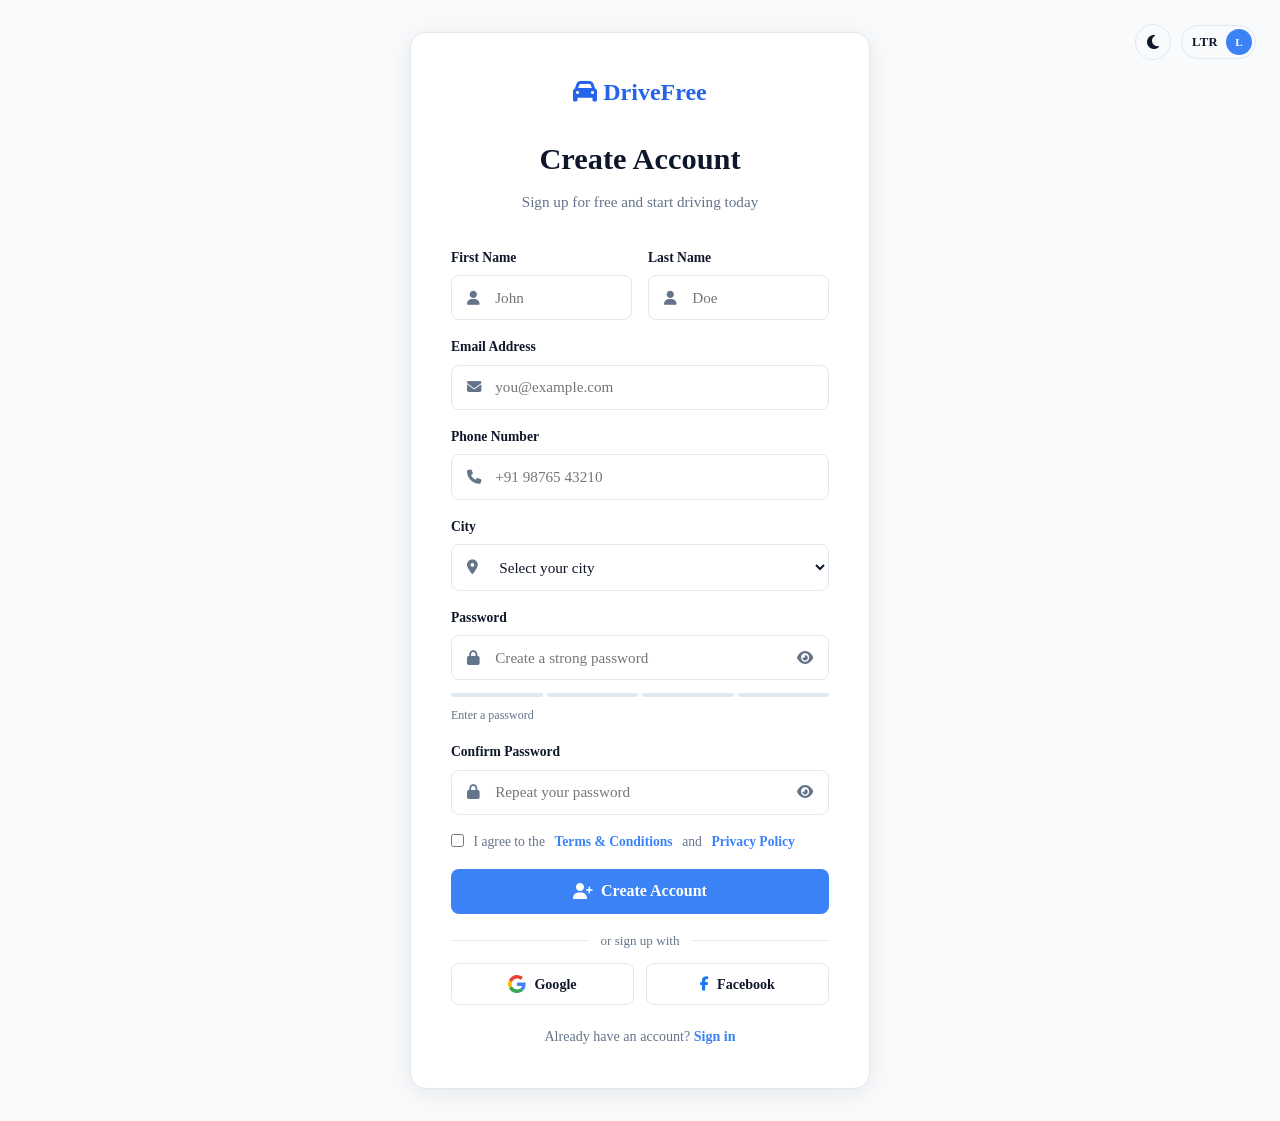
<file: register.html>
<!DOCTYPE html>
<html lang="en">
<head>
    <meta charset="UTF-8">
    <meta name="viewport" content="width=device-width, initial-scale=1.0">
    <title>Register | DriveFree</title>
    <link rel="icon" type="image/svg+xml" href="data:image/svg+xml,<svg xmlns='http://www.w3.org/2000/svg' viewBox='0 0 100 100'><rect fill='%232565eb' width='100' height='100' rx='20'/><path fill='white' d='M20 55 L25 45 L35 45 L40 55 L20 55 M60 55 L65 45 L75 45 L80 55 L60 55 M30 55 L70 55 L70 65 L30 65 L30 55 M25 65 L75 65 L75 70 L25 70 L25 65 M35 40 L65 40 L65 45 L35 45 L35 40'/></svg>">
    <link rel="preconnect" href="https://fonts.googleapis.com">
    <link rel="stylesheet" href="https://cdnjs.cloudflare.com/ajax/libs/font-awesome/6.5.0/css/all.min.css">
    <link rel="stylesheet" href="css/style.css">
    <style>
        * { margin: 0; padding: 0; box-sizing: border-box; }

        .reg-page {
            min-height: 100vh;
            display: flex;
            align-items: center;
            justify-content: center;
            background: var(--bg-color, #f8fafc);
            padding: 2rem;
        }

        .reg-right {
            background: transparent;
            padding: 0;
            width: 100%;
            display: flex;
            align-items: center;
            justify-content: center;
        }

        .reg-box {
            background: var(--surface-color, #ffffff);
            border-radius: 16px;
            padding: 2.5rem;
            box-shadow: 0 4px 24px rgba(0,0,0,0.08);
            border: 1px solid var(--border-color, #e2e8f0);
            max-width: 460px;
            width: 100%;
        }

        .reg-card-logo {
            display: flex;
            align-items: center;
            justify-content: center;
            gap: 0.6rem;
            font-size: 1.5rem;
            font-weight: 800;
            color: var(--primary-color, #3b82f6);
            margin-bottom: 1.5rem;
        }
        .reg-card-logo i {
            color: var(--primary-color, #3b82f6);
        }

        /* Controls (theme + RTL) */
        .reg-controls {
            position: absolute;
            top: 1.5rem;
            right: 1.5rem;
            display: flex;
            align-items: center;
            gap: 0.6rem;
            z-index: 10;
        }
        .btn-icon {
            background: var(--bg-color, #f1f5f9);
            border: 1.5px solid var(--border-color, #e2e8f0);
            font-size: 1rem;
            color: var(--text-color, #0f172a);
            cursor: pointer;
            width: 36px;
            height: 36px;
            border-radius: 50%;
            display: flex;
            align-items: center;
            justify-content: center;
            transition: all 0.25s;
        }
        .btn-icon:hover { color: #3b82f6; border-color: #3b82f6; }

        /* RTL Pill (matches global style.css) */
        .rtl-pill {
            display: inline-flex;
            align-items: center;
            background: var(--bg-color, #f1f5f9);
            border: 1.5px solid var(--border-color, #e2e8f0);
            border-radius: 999px;
            padding: 3px 3px 3px 10px;
            cursor: pointer;
            font-size: 0.78rem;
            font-weight: 700;
            color: var(--text-color, #0f172a);
            white-space: nowrap;
            user-select: none;
            height: 34px;
            transition: all 0.25s;
        }
        .rtl-pill:hover { border-color: #3b82f6; color: #3b82f6; }
        .rtl-pill .pill-label { min-width: 22px; text-align: center; }
        .rtl-pill .pill-circle {
            width: 26px; height: 26px;
            border-radius: 50%;
            background: #3b82f6;
            color: white;
            display: flex; align-items: center; justify-content: center;
            font-size: 0.7rem; font-weight: 800;
            margin-left: 8px;
            flex-shrink: 0;
        }

        .reg-box h1 { font-size: 1.9rem; font-weight: 800; color: var(--text-color, #0f172a); margin-bottom: 0.4rem; text-align: center; white-space: nowrap; }
        .reg-subtitle { color: var(--text-muted, #64748b); font-size: 0.95rem; margin-bottom: 2rem; text-align: center; white-space: nowrap; }
        .reg-form { display: flex; flex-direction: column; gap: 1rem; }
        .form-row { display: grid; grid-template-columns: 1fr 1fr; gap: 1rem; }
        .form-group { display: flex; flex-direction: column; gap: 0.4rem; }
        .form-group label { font-size: 0.85rem; font-weight: 600; color: var(--text-color, #0f172a); }
        .input-wrap { position: relative; }
        .input-wrap i.field-icon {
            position: absolute; left: 1rem; top: 50%; transform: translateY(-50%);
            color: var(--text-muted, #94a3b8); font-size: 0.9rem;
        }
        .input-wrap input, .input-wrap select {
            width: 100%; padding: 0.8rem 1rem 0.8rem 2.7rem;
            border: 1.5px solid var(--border-color, #e2e8f0); border-radius: 8px;
            background: var(--surface-color, #fff); color: var(--text-color, #0f172a);
            font-size: 0.95rem; font-family: inherit; outline: none; transition: border-color 0.25s, box-shadow 0.25s;
        }
        .input-wrap input:focus, .input-wrap select:focus {
            border-color: #3b82f6; box-shadow: 0 0 0 3px rgba(59,130,246,0.15);
        }
        .toggle-pw {
            position: absolute; right: 1rem; top: 50%; transform: translateY(-50%);
            background: none; border: none; cursor: pointer;
            color: var(--text-muted, #94a3b8); font-size: 0.9rem; padding: 0;
        }
        .strength-bar { display: flex; gap: 4px; margin-top: 6px; }
        .strength-seg {
            flex: 1; height: 4px; border-radius: 2px;
            background: var(--border-color, #e2e8f0); transition: background 0.3s;
        }
        .strength-label { font-size: 0.75rem; color: var(--text-muted, #94a3b8); margin-top: 3px; }
        .terms-check { display: flex; align-items: flex-start; gap: 0.6rem; font-size: 0.85rem; color: var(--text-muted, #64748b); }
        .terms-check input { margin-top: 3px; accent-color: #3b82f6; cursor: pointer; flex-shrink: 0; }
        .terms-check a { color: #3b82f6; font-weight: 600; text-decoration: none; }
        .terms-check a:hover { text-decoration: underline; }
        .btn-register {
            width: 100%; padding: 0.85rem;
            background: #3b82f6; color: white; border: none; border-radius: 8px;
            font-size: 1rem; font-weight: 700; cursor: pointer; font-family: inherit;
            display: flex; align-items: center; justify-content: center; gap: 0.5rem;
            transition: background 0.25s, transform 0.2s, box-shadow 0.25s;
        }
        .btn-register:hover { background: #1d4ed8; transform: translateY(-1px); box-shadow: 0 6px 20px rgba(59,130,246,0.4); }
        .reg-divider {
            display: flex; align-items: center; gap: 0.75rem;
            color: var(--text-muted, #94a3b8); font-size: 0.82rem;
        }
        .reg-divider::before, .reg-divider::after { content: ''; flex: 1; height: 1px; background: var(--border-color, #e2e8f0); }
        .social-reg { display: grid; grid-template-columns: 1fr 1fr; gap: 0.75rem; }
        .btn-social {
            padding: 0.7rem; border: 1.5px solid var(--border-color, #e2e8f0);
            border-radius: 8px; background: var(--surface-color, #fff);
            color: var(--text-color, #0f172a); font-size: 0.88rem; font-weight: 600;
            cursor: pointer; display: flex; align-items: center; justify-content: center;
            gap: 0.5rem; transition: all 0.25s; font-family: inherit;
        }
        .btn-social:hover { border-color: #3b82f6; box-shadow: 0 2px 8px rgba(59,130,246,0.12); }
        .btn-social .fa-facebook-f { color: #1877f2; }
        .login-link { text-align: center; font-size: 0.88rem; color: var(--text-muted, #64748b); margin-top: 0.5rem; }
        .login-link a { color: #3b82f6; font-weight: 600; text-decoration: none; }
        .login-link a:hover { text-decoration: underline; }
        .reg-error {
            display: none; background: rgba(239,68,68,0.08);
            border: 1px solid rgba(239,68,68,0.3); color: #ef4444;
            padding: 0.7rem 1rem; border-radius: 8px; font-size: 0.88rem;
            align-items: center; gap: 0.5rem;
        }
        .reg-error.show { display: flex; }
        .reg-success {
            display: none; background: rgba(16,185,129,0.08);
            border: 1px solid rgba(16,185,129,0.3); color: #10b981;
            padding: 0.7rem 1rem; border-radius: 8px; font-size: 0.88rem;
            align-items: center; gap: 0.5rem;
        }
        .reg-success.show { display: flex; }

        /* Responsive */
        @media (max-width: 768px) {
            .reg-page { padding: 1.5rem; }
            .reg-box { padding: 2rem; }
            .form-row { grid-template-columns: 1fr; }
            .reg-box h1 { font-size: 1.6rem; }
            .reg-subtitle { font-size: 0.9rem; }
            .reg-form { gap: 0.9rem; }
            .form-group label { font-size: 0.8rem; }
            .input-wrap input, .input-wrap select { padding: 0.75rem 1rem 0.75rem 2.5rem; font-size: 0.9rem; }
            .btn-register { padding: 0.75rem; font-size: 0.95rem; }
            .social-reg { gap: 0.6rem; }
            .btn-social { padding: 0.65rem; font-size: 0.85rem; }
        }

        @media (max-width: 480px) {
            .reg-page { padding: 1rem; }
            .reg-box { padding: 1.5rem; }
            .reg-box h1 { font-size: 1.4rem; }
            .reg-subtitle { font-size: 0.85rem; }
            .reg-form { gap: 0.85rem; }
            .form-group label { font-size: 0.75rem; }
            .input-wrap input, .input-wrap select { padding: 0.7rem 1rem 0.7rem 2.4rem; font-size: 0.85rem; }
            .terms-check { font-size: 0.8rem; }
            .btn-register { padding: 0.7rem; font-size: 0.9rem; }
            .login-link { font-size: 0.8rem; }
        }
    </style>
</head>
<body>
<div class="reg-page">
    <!-- REGISTER CARD -->
    <div class="reg-right">
        <div class="reg-controls">
            <button class="btn-icon" id="theme-toggle" title="Toggle Dark/Light Mode"><i class="fas fa-moon"></i></button>
            <button class="rtl-pill" id="rtl-toggle" title="Toggle LTR/RTL">
                <span class="pill-label">LTR</span>
                <span class="pill-circle">L</span>
            </button>
        </div>
        <div class="reg-box">
            <div class="reg-card-logo">
                <a href="index.html"><i class="fas fa-car"></i> <span>DriveFree</span></a>
            </div>
            <h1>Create Account</h1>
            <p class="reg-subtitle">Sign up for free and start driving today</p>

            <div class="reg-error" id="reg-error"><i class="fas fa-exclamation-circle"></i><span id="error-text">Please fill all required fields.</span></div>
            <div class="reg-success" id="reg-success"><i class="fas fa-check-circle"></i><span>Account created! Redirecting to login…</span></div>

            <form class="reg-form" id="reg-form" onsubmit="handleRegister(event)" novalidate>
                <div class="form-row">
                    <div class="form-group">
                        <label for="first-name">First Name</label>
                        <div class="input-wrap">
                            <i class="fas fa-user field-icon"></i>
                            <input type="text" id="first-name" placeholder="John" required>
                        </div>
                    </div>
                    <div class="form-group">
                        <label for="last-name">Last Name</label>
                        <div class="input-wrap">
                            <i class="fas fa-user field-icon"></i>
                            <input type="text" id="last-name" placeholder="Doe" required>
                        </div>
                    </div>
                </div>
                <div class="form-group">
                    <label for="reg-email">Email Address</label>
                    <div class="input-wrap">
                        <i class="fas fa-envelope field-icon"></i>
                        <input type="email" id="reg-email" placeholder="you@example.com" required>
                    </div>
                </div>
                <div class="form-group">
                    <label for="reg-phone">Phone Number</label>
                    <div class="input-wrap">
                        <i class="fas fa-phone field-icon"></i>
                        <input type="tel" id="reg-phone" placeholder="+91 98765 43210" required>
                    </div>
                </div>
                <div class="form-group">
                    <label for="reg-city">City</label>
                    <div class="input-wrap">
                        <i class="fas fa-map-marker-alt field-icon"></i>
                        <select id="reg-city" required>
                            <option value="">Select your city</option>
                            <option>Mumbai</option>
                            <option>Pune</option>
                            <option>Nashik</option>
                            <option>Aurangabad</option>
                            <option>Nagpur</option>
                            <option>Kolhapur</option>
                            <option>Other</option>
                        </select>
                    </div>
                </div>
                <div class="form-group">
                    <label for="reg-password">Password</label>
                    <div class="input-wrap">
                        <i class="fas fa-lock field-icon"></i>
                        <input type="password" id="reg-password" placeholder="Create a strong password" required>
                        <button type="button" class="toggle-pw" onclick="togglePw('reg-password','pw-icon1')">
                            <i class="fas fa-eye" id="pw-icon1"></i>
                        </button>
                    </div>
                    <div class="strength-bar">
                        <div class="strength-seg" id="seg1"></div>
                        <div class="strength-seg" id="seg2"></div>
                        <div class="strength-seg" id="seg3"></div>
                        <div class="strength-seg" id="seg4"></div>
                    </div>
                    <span class="strength-label" id="strength-label">Enter a password</span>
                </div>
                <div class="form-group">
                    <label for="reg-confirm">Confirm Password</label>
                    <div class="input-wrap">
                        <i class="fas fa-lock field-icon"></i>
                        <input type="password" id="reg-confirm" placeholder="Repeat your password" required>
                        <button type="button" class="toggle-pw" onclick="togglePw('reg-confirm','pw-icon2')">
                            <i class="fas fa-eye" id="pw-icon2"></i>
                        </button>
                    </div>
                </div>
                <label class="terms-check">
                    <input type="checkbox" id="terms-agree" required>
                    I agree to the <a href="#">Terms &amp; Conditions</a> and <a href="#">Privacy Policy</a>
                </label>
                <button type="submit" class="btn-register">
                    <i class="fas fa-user-plus"></i> Create Account
                </button>
            </form>

            <div class="reg-divider" style="margin-top:1rem">or sign up with</div>
            <div class="social-reg" style="margin-top:0.75rem">
                <button class="btn-social"><svg xmlns="http://www.w3.org/2000/svg" width="18" height="18" viewBox="0 0 48 48" style="flex-shrink:0"><path fill="#EA4335" d="M24 9.5c3.54 0 6.71 1.22 9.21 3.6l6.85-6.85C35.9 2.38 30.47 0 24 0 14.62 0 6.51 5.38 2.56 13.22l7.98 6.19C12.43 13.08 17.74 9.5 24 9.5z"/><path fill="#4285F4" d="M46.98 24.55c0-1.57-.15-3.09-.38-4.55H24v9.02h12.94c-.58 2.96-2.26 5.48-4.78 7.18l7.73 6c4.51-4.18 7.09-10.36 7.09-17.65z"/><path fill="#FBBC05" d="M10.53 28.59c-.48-1.45-.76-2.99-.76-4.59s.27-3.14.76-4.59l-7.98-6.19C.92 16.46 0 20.12 0 24c0 3.88.92 7.54 2.56 10.78l7.97-6.19z"/><path fill="#34A853" d="M24 48c6.48 0 11.93-2.13 15.89-5.81l-7.73-6c-2.18 1.48-4.97 2.31-8.16 2.31-6.26 0-11.57-3.59-13.46-8.91l-7.98 6.19C6.51 42.62 14.62 48 24 48z"/><path fill="none" d="M0 0h48v48H0z"/></svg> Google</button>
                <button class="btn-social"><i class="fab fa-facebook-f"></i> Facebook</button>
            </div>
            <p class="login-link" style="margin-top:1.25rem">
                Already have an account? <a href="login.html">Sign in</a>
            </p>
        </div>
    </div>
</div>

<script>
    // Theme
    const themeToggle = document.getElementById('theme-toggle');
    const savedTheme = localStorage.getItem('theme') || 'light';
    document.body.setAttribute('data-theme', savedTheme);
    if (themeToggle) {
        const icon = themeToggle.querySelector('i');
        if (icon) icon.className = savedTheme === 'dark' ? 'fas fa-sun' : 'fas fa-moon';
        themeToggle.addEventListener('click', () => {
            const cur = document.body.getAttribute('data-theme');
            const next = cur === 'dark' ? 'light' : 'dark';
            document.body.setAttribute('data-theme', next);
            localStorage.setItem('theme', next);
            const ic = themeToggle.querySelector('i');
            if (ic) ic.className = next === 'dark' ? 'fas fa-sun' : 'fas fa-moon';
        });
    }

    // RTL
    const rtlToggle = document.getElementById('rtl-toggle');
    const savedDir = localStorage.getItem('dir') || 'ltr';
    document.body.setAttribute('dir', savedDir);
    function updateRtlPill(dir) {
        if (!rtlToggle) return;
        rtlToggle.querySelector('.pill-label').textContent = dir === 'rtl' ? 'RTL' : 'LTR';
        rtlToggle.querySelector('.pill-circle').textContent = dir === 'rtl' ? 'R' : 'L';
    }
    updateRtlPill(savedDir);
    if (rtlToggle) {
        rtlToggle.addEventListener('click', () => {
            const cur = document.body.getAttribute('dir');
            const next = cur === 'rtl' ? 'ltr' : 'rtl';
            document.body.setAttribute('dir', next);
            localStorage.setItem('dir', next);
            updateRtlPill(next);
        });
    }

    // Password toggle
    function togglePw(inputId, iconId) {
        const input = document.getElementById(inputId);
        const icon  = document.getElementById(iconId);
        if (input.type === 'password') {
            input.type = 'text';
            icon.classList.replace('fa-eye', 'fa-eye-slash');
        } else {
            input.type = 'password';
            icon.classList.replace('fa-eye-slash', 'fa-eye');
        }
    }

    // Password strength
    const pwInput = document.getElementById('reg-password');
    const segs    = [document.getElementById('seg1'), document.getElementById('seg2'),
                     document.getElementById('seg3'), document.getElementById('seg4')];
    const label   = document.getElementById('strength-label');
    const colors  = ['#ef4444','#f59e0b','#3b82f6','#10b981'];
    const labels  = ['Weak','Fair','Good','Strong'];

    pwInput.addEventListener('input', () => {
        const v = pwInput.value;
        let score = 0;
        if (v.length >= 8)              score++;
        if (/[A-Z]/.test(v))            score++;
        if (/[0-9]/.test(v))            score++;
        if (/[^A-Za-z0-9]/.test(v))     score++;
        segs.forEach((s, i) => {
            s.style.background = i < score ? colors[score - 1] : '';
        });
        label.textContent = v.length === 0 ? 'Enter a password' : labels[score - 1] || 'Weak';
        label.style.color = v.length === 0 ? '' : colors[score - 1];
    });

    // Form submit
    function handleRegister(e) {
        e.preventDefault();
        const err = document.getElementById('reg-error');
        const errTxt = document.getElementById('error-text');
        const ok  = document.getElementById('reg-success');

        const first    = document.getElementById('first-name').value.trim();
        const last     = document.getElementById('last-name').value.trim();
        const email    = document.getElementById('reg-email').value.trim();
        const phone    = document.getElementById('reg-phone').value.trim();
        const city     = document.getElementById('reg-city').value;
        const password = document.getElementById('reg-password').value;
        const confirm  = document.getElementById('reg-confirm').value;
        const agreed   = document.getElementById('terms-agree').checked;

        err.classList.remove('show');

        if (!first || !last || !email || !phone || !city || !password || !confirm) {
            errTxt.textContent = 'Please fill in all required fields.';
            return err.classList.add('show');
        }
        if (!/^\S+@\S+\.\S+$/.test(email)) {
            errTxt.textContent = 'Please enter a valid email address.';
            return err.classList.add('show');
        }
        if (password.length < 6) {
            errTxt.textContent = 'Password must be at least 6 characters.';
            return err.classList.add('show');
        }
        if (password !== confirm) {
            errTxt.textContent = 'Passwords do not match.';
            return err.classList.add('show');
        }
        if (!agreed) {
            errTxt.textContent = 'You must agree to the Terms & Conditions.';
            return err.classList.add('show');
        }

        ok.classList.add('show');
        setTimeout(() => { window.location.href = 'login.html'; }, 2000);
    }
</script>
</body>
</html>
</file>
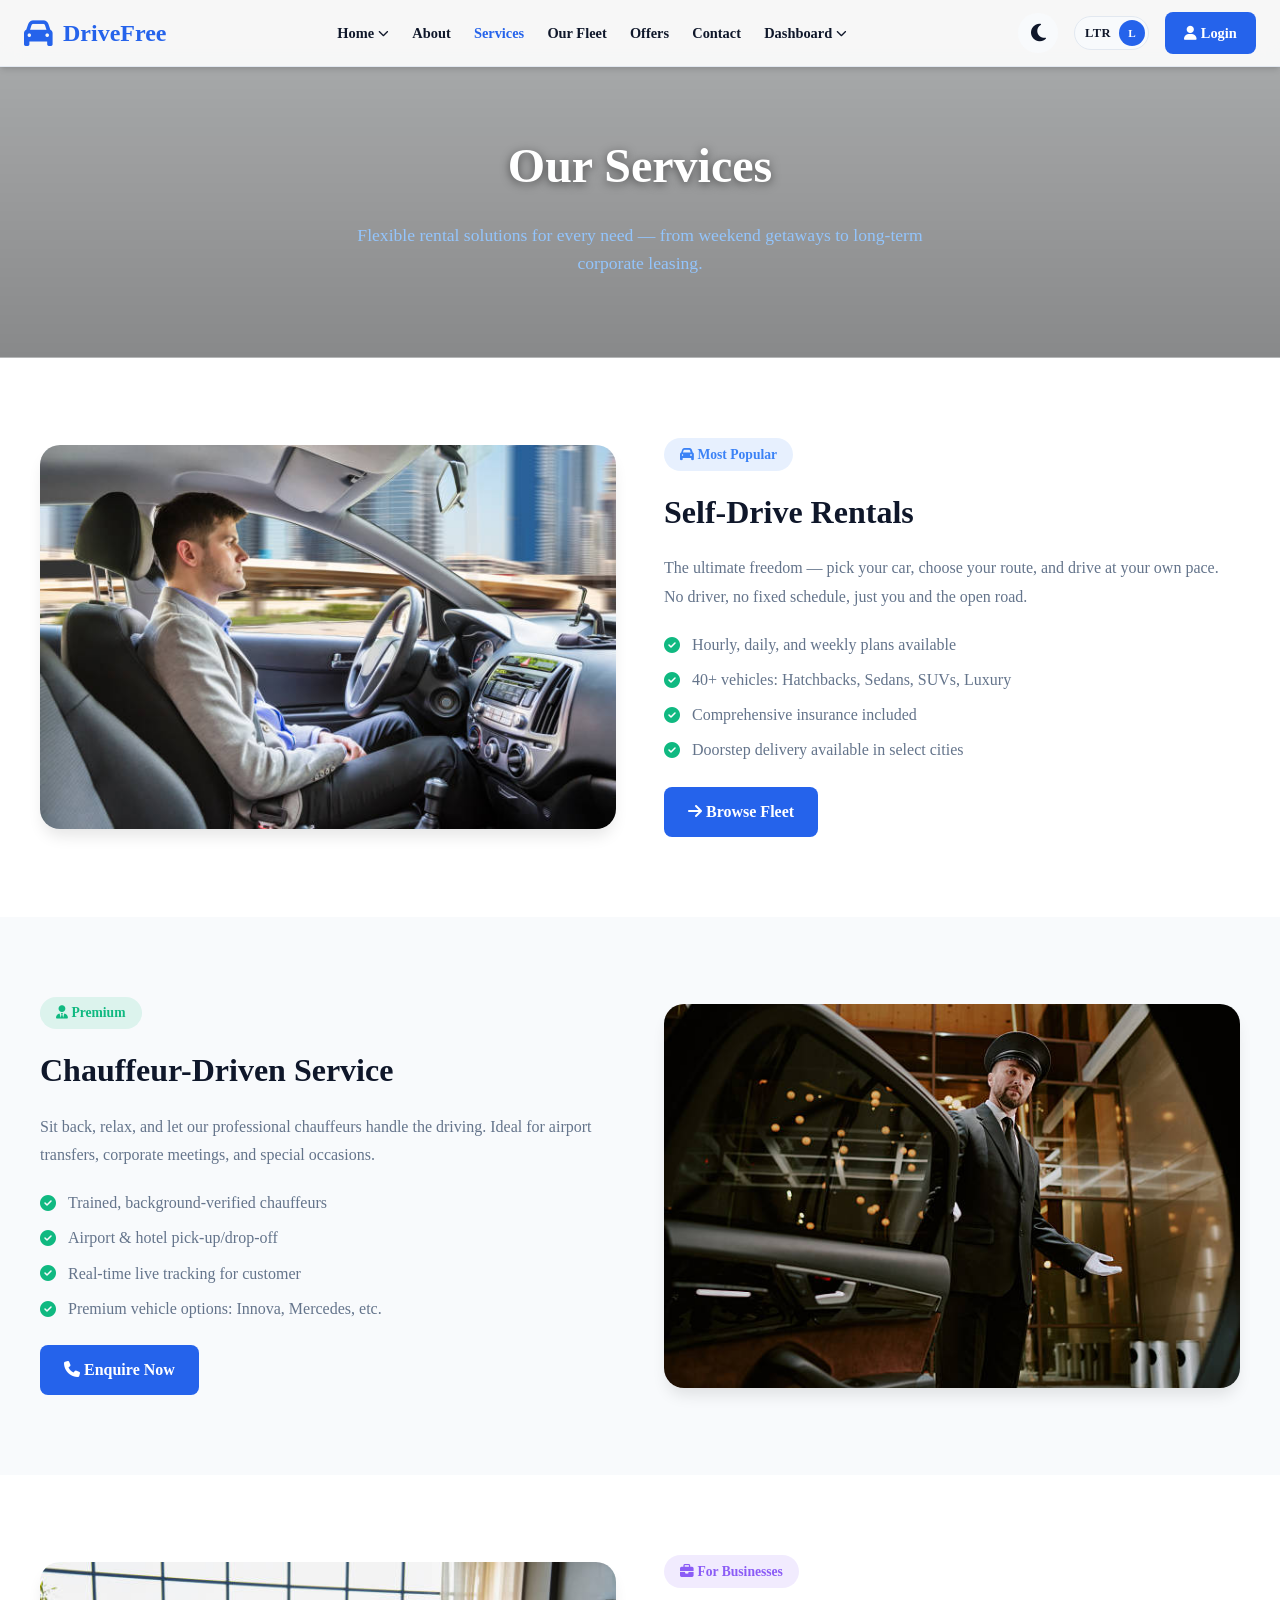
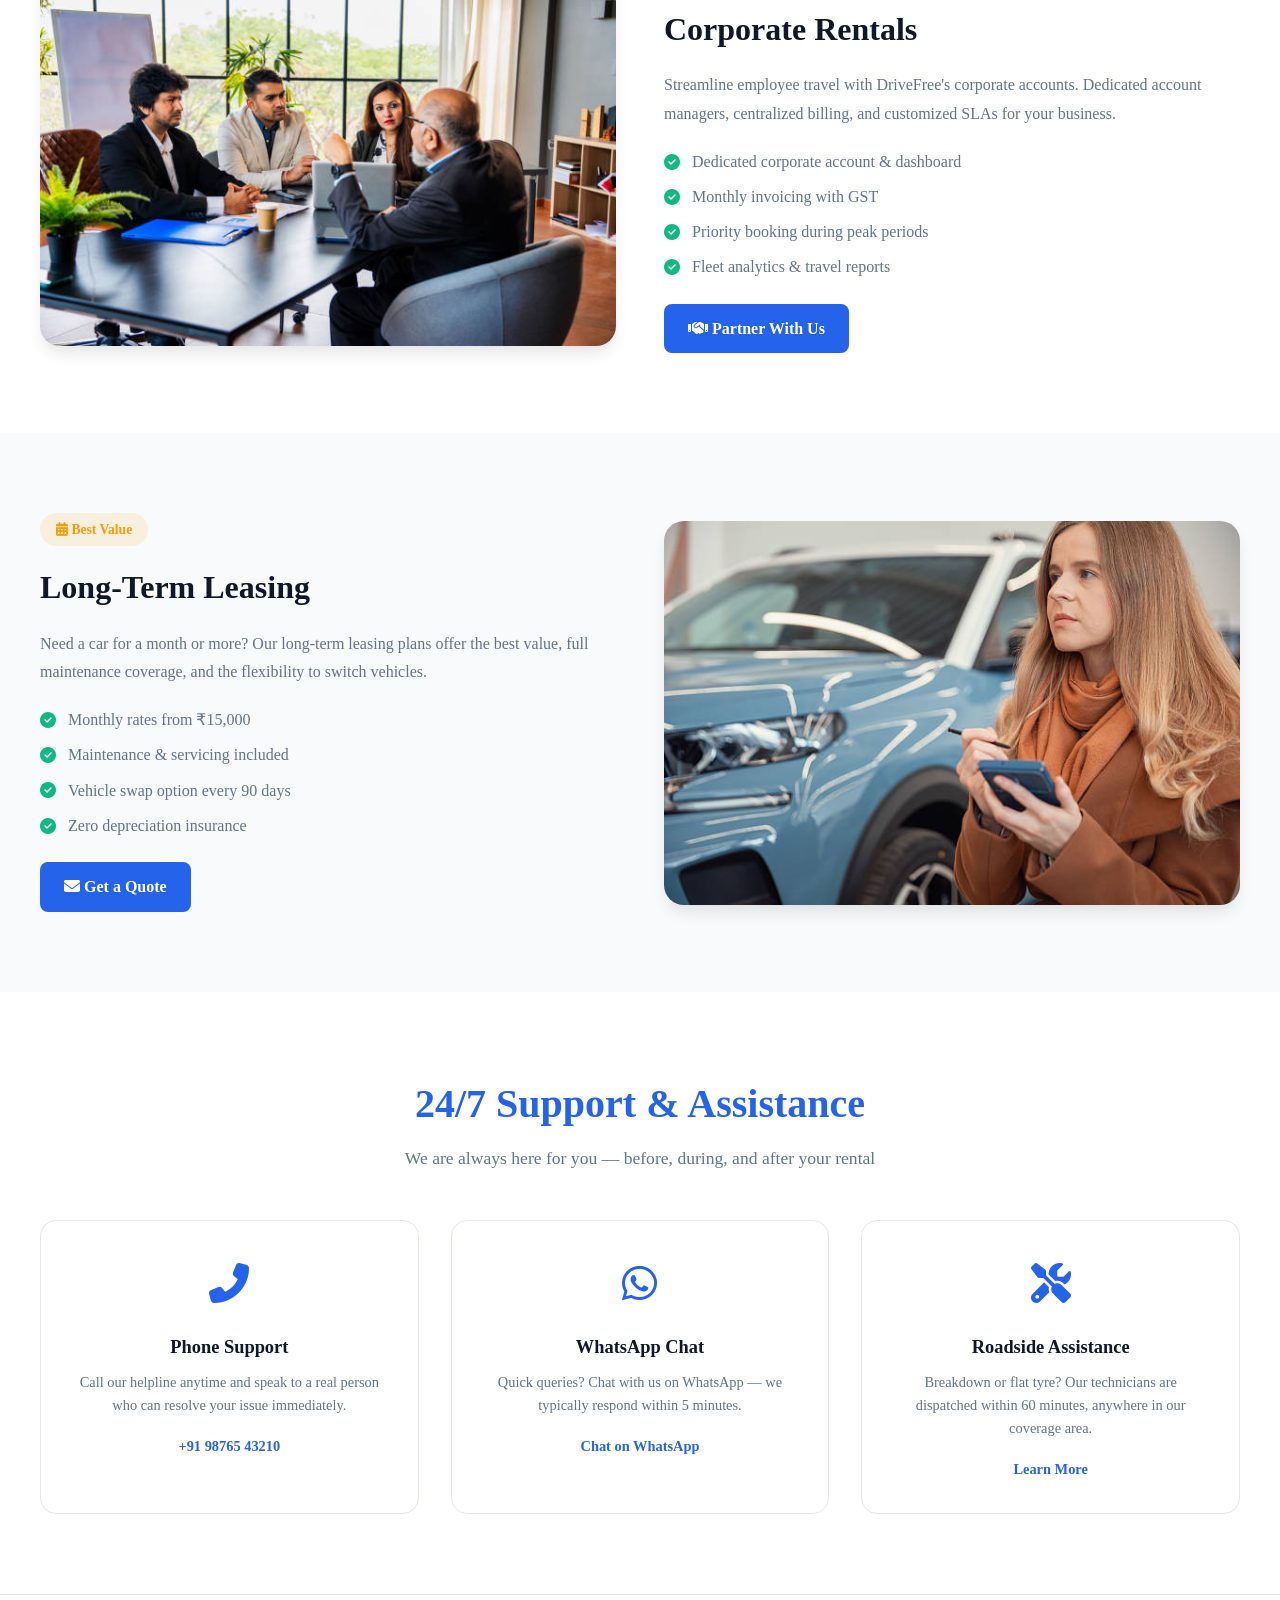
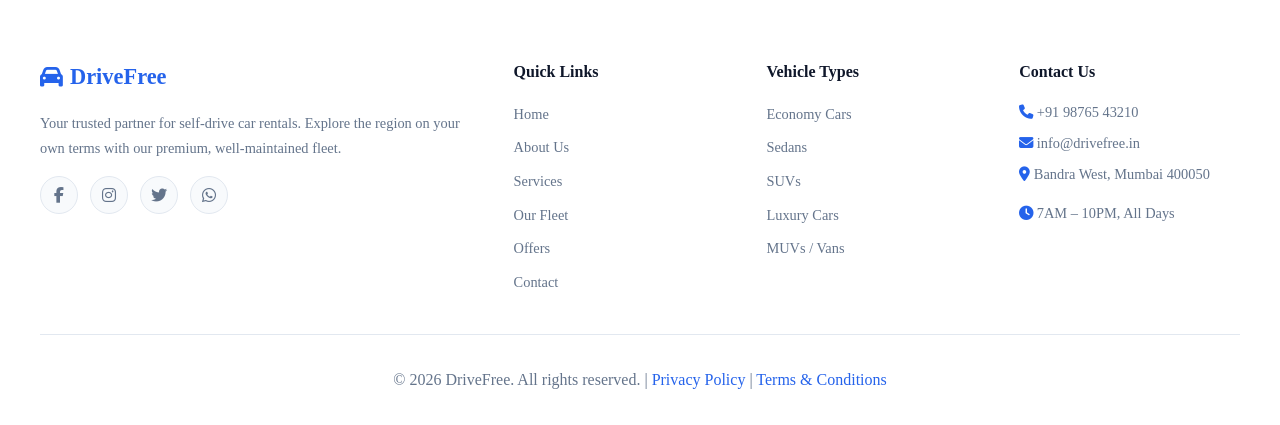
<file: services.html>
<!DOCTYPE html>
<html lang="en">
<head>
    <meta charset="UTF-8">
    <meta name="viewport" content="width=device-width, initial-scale=1.0">
    <meta name="description" content="DriveFree Services – Self-Drive, Chauffeur, Corporate Rentals, Long-term Leasing and 24/7 roadside support.">
    <title>Services | DriveFree Car Rental</title>
    <link rel="icon" type="image/svg+xml" href="data:image/svg+xml,<svg xmlns='http://www.w3.org/2000/svg' viewBox='0 0 100 100'><rect fill='%232565eb' width='100' height='100' rx='20'/><path fill='white' d='M20 55 L25 45 L35 45 L40 55 L20 55 M60 55 L65 45 L75 45 L80 55 L60 55 M30 55 L70 55 L70 65 L30 65 L30 55 M25 65 L75 65 L75 70 L25 70 L25 65 M35 40 L65 40 L65 45 L35 45 L35 40'/></svg>">
    <link rel="preconnect" href="https://fonts.googleapis.com">
    <link href="https://fonts.googleapis.com/css2?family=Inter:wght@400;500;600;700;800&display=swap" rel="stylesheet">
    <link rel="stylesheet" href="https://cdnjs.cloudflare.com/ajax/libs/font-awesome/6.5.0/css/all.min.css">
    <link rel="stylesheet" href="css/style.css">
    <style>
        [data-aos]{opacity:0;transform:translateY(30px);transition:opacity .6s ease,transform .6s ease}[data-aos].aos-visible{opacity:1;transform:translateY(0)}
        .main-header.scrolled{box-shadow:0 4px 20px rgba(0,0,0,.15)}.nav-link.active-link{color:var(--primary-color)}
        .footer-grid{display:grid;grid-template-columns:2fr 1fr 1fr 1fr;gap:2rem;margin-bottom:2rem}.footer-col h4{font-weight:700;margin-bottom:1rem}
        .footer-col p{color:var(--text-muted);font-size:.9rem;margin-bottom:.5rem}.footer-col ul li{margin-bottom:.5rem}
        .footer-col ul li a{color:var(--text-muted);font-size:.9rem;transition:color .3s}.footer-col ul li a:hover{color:var(--primary-color)}
        .social-links{display:flex;gap:.75rem;margin-top:1rem}.social-links a{width:38px;height:38px;border-radius:50%;background:var(--bg-color);border:1px solid var(--border-color);display:flex;align-items:center;justify-content:center;color:var(--text-muted);transition:all .3s}.social-links a:hover{background:var(--primary-color);color:white;border-color:var(--primary-color)}
        .page-hero{padding:8rem 2rem 5rem;background:linear-gradient(rgba(0,0,0,0.3), rgba(0,0,0,0.45)),url('https://images.pexels.com/photos/164634/pexels-photo-164634.jpeg?cs=srgb&dl=pexels-pixabay-164634.jpg&fm=jpg') center/cover no-repeat;text-align:center;position:relative;border-bottom:1px solid rgba(255,255,255,0.1)}
        .page-hero h1{font-size:3rem;font-weight:800;color:white;margin-bottom:1rem;text-shadow:0 2px 10px rgba(0,0,0,0.5)}.page-hero p{color:#93c5fd;font-size:1.1rem;max-width:600px;margin:0 auto}
        .breadcrumb{display:flex;justify-content:center;gap:.5rem;margin-bottom:1.5rem;font-size:.9rem}.breadcrumb a{color:#93c5fd}.breadcrumb span{color:#64748b}

        /* Self-Drive Section */
        .service-block{padding:5rem 2rem}
        .service-block:nth-child(even){background:var(--surface-color)}
        .service-block:nth-child(odd){background:var(--bg-color)}
        .service-grid{display:grid;grid-template-columns:1fr 1fr;gap:3rem;align-items:center;max-width:1200px;margin:0 auto}
        .service-grid.reverse{direction:rtl}
        .service-grid.reverse > *{direction:ltr}
        .service-image{border-radius:20px;overflow:hidden;box-shadow:var(--card-shadow)}
        .service-image img{width:100%;display:block}
        .service-badge{display:inline-block;padding:.35rem 1rem;border-radius:20px;font-size:.85rem;font-weight:700;margin-bottom:1rem}
        .badge-blue{background:rgba(59,130,246,.12);color:#3b82f6}
        .badge-green{background:rgba(16,185,129,.12);color:#10b981}
        .badge-purple{background:rgba(139,92,246,.12);color:#8b5cf6}
        .badge-amber{background:rgba(245,158,11,.12);color:#f59e0b}
        .service-content h2{font-size:2rem;font-weight:800;margin-bottom:1rem}
        .service-content p{color:var(--text-muted);line-height:1.8;margin-bottom:1.25rem}
        .service-features{display:flex;flex-direction:column;gap:.6rem;margin-bottom:1.5rem}
        .service-feature{display:flex;align-items:center;gap:.75rem;color:var(--text-muted)}
        .service-feature i{color:#10b981;font-size:1rem}

        /* Support Section */
        .support-section{padding:5rem 2rem;background:var(--surface-color)}
        .support-cards{display:grid;grid-template-columns:repeat(3,1fr);gap:2rem;margin-top:3rem}
        .support-card{border:1px solid var(--border-color);border-radius:16px;padding:2rem;text-align:center;transition:all .3s}
        .support-card:hover{transform:translateY(-5px);box-shadow:var(--card-shadow);border-color:var(--primary-color)}
        .support-icon{font-size:2.5rem;color:var(--primary-color);margin-bottom:1rem}
        .support-card h3{font-size:1.15rem;font-weight:700;margin-bottom:.5rem}
        .support-card p{color:var(--text-muted);font-size:.9rem;line-height:1.6;margin-bottom:1rem}
        .support-card a{color:var(--primary-color);font-weight:600;font-size:.9rem}

        /* Responsive Styles */
        @media (max-width: 1024px) {
            .service-grid{grid-template-columns:1fr;gap:2rem}
            .service-grid.reverse{direction:ltr}
            .support-cards{grid-template-columns:repeat(2,1fr);gap:1.5rem}
            .footer-grid{grid-template-columns:1fr 1fr}
        }

        @media (max-width: 768px) {
            .page-hero{padding:5rem 1.5rem 3rem}
            .page-hero h1{font-size:2.2rem}
            .page-hero p{font-size:1rem}
            .service-block{padding:3rem 1.5rem}
            .service-content h2{font-size:1.6rem}
            .service-content p{font-size:0.95rem}
            .service-feature{font-size:0.9rem}
            .support-section{padding:3rem 1.5rem}
            .support-cards{grid-template-columns:1fr;gap:1rem}
            .support-card{padding:1.5rem}
            .support-icon{font-size:2rem}
            .support-card h3{font-size:1rem}
            .support-card p{font-size:0.85rem}
        }

        @media (max-width: 480px) {
            .page-hero h1{font-size:1.8rem}
            .page-hero p{font-size:0.9rem}
            .service-block{padding:2.5rem 1rem}
            .service-content h2{font-size:1.4rem}
            .service-content p{font-size:0.9rem}
            .service-badge{font-size:0.75rem;padding:0.3rem 0.85rem}
            .service-feature{font-size:0.85rem;gap:0.5rem}
            .support-section{padding:2.5rem 1rem}
            .support-card{padding:1.25rem}
            .support-icon{font-size:1.8rem}
            .support-card h3{font-size:0.95rem}
            .support-card p{font-size:0.8rem}
            .footer-grid{grid-template-columns:1fr;gap:1.5rem}
        }
    </style>
</head>
<body>
<header class="main-header">
    <div class="header-container">
        <div class="logo"><a href="index.html"><h1><i class="fas fa-car"></i> DriveFree</h1></a></div>
        <button class="mobile-menu-toggle" id="mobile-menu-toggle" aria-label="Toggle menu"><i class="fas fa-bars"></i></button>
        <nav><ul class="nav-menu">
            <li class="nav-item"><a href="index.html" class="nav-link">Home <i class="fas fa-chevron-down fa-xs"></i></a>
                <ul class="dropdown-menu"><li><a href="index.html">Home 1</a></li><li><a href="home2.html">Home 2</a></li></ul></li>
            <li class="nav-item"><a href="about.html" class="nav-link">About</a></li>
            <li class="nav-item"><a href="services.html" class="nav-link active-link">Services</a></li>
            <li class="nav-item"><a href="fleet.html" class="nav-link">Our Fleet</a></li>
            <li class="nav-item"><a href="offers.html" class="nav-link">Offers</a></li>
            <li class="nav-item"><a href="contact.html" class="nav-link">Contact</a></li>
            <li class="nav-item">
                <a href="#" class="nav-link">Dashboard <i class="fas fa-chevron-down fa-xs"></i></a>
                <ul class="dropdown-menu">
                    <li><a href="user-dashboard.html">User Dashboard</a></li>
                    <li><a href="admin-dashboard.html">Admin Dashboard</a></li>
                </ul>
            </li>
            <li class="nav-item mobile-menu-actions">
                <div class="mobile-menu-actions-row">
                    <button class="btn-icon" id="theme-toggle-mobile"><i class="fas fa-moon"></i></button>
                    <button class="rtl-pill" id="rtl-toggle-mobile">
                        <span class="pill-label">LTR</span>
                        <span class="pill-circle">L</span>
                    </button>
                </div>
                <a href="login.html" class="btn btn-primary"><i class="fas fa-user"></i> Login</a>
            </li>
        </ul></nav>
        <div class="header-actions">
            <button class="btn-icon" id="theme-toggle"><i class="fas fa-moon"></i></button>
            <button class="rtl-pill" id="rtl-toggle" title="Toggle LTR/RTL">
                <span class="pill-label">LTR</span>
                <span class="pill-circle">L</span>
            </button>
            <a href="login.html" class="btn btn-primary" style="padding:.6rem 1.2rem;font-size:.9rem;"><i class="fas fa-user"></i> Login</a>
        </div>
    </div>
</header>

<main>
    <section class="page-hero">
        <h1>Our Services</h1>
        <p>Flexible rental solutions for every need — from weekend getaways to long-term corporate leasing.</p>
    </section>

    <!-- SELF-DRIVE -->
    <section class="service-block">
        <div class="service-grid" data-aos>
            <div class="service-image"><img src="self.jpg" alt="Self Drive"></div>
            <div class="service-content">
                <span class="service-badge badge-blue"><i class="fas fa-car"></i> Most Popular</span>
                <h2>Self-Drive Rentals</h2>
                <p>The ultimate freedom — pick your car, choose your route, and drive at your own pace. No driver, no fixed schedule, just you and the open road.</p>
                <div class="service-features">
                    <div class="service-feature"><i class="fas fa-check-circle"></i><span>Hourly, daily, and weekly plans available</span></div>
                    <div class="service-feature"><i class="fas fa-check-circle"></i><span>40+ vehicles: Hatchbacks, Sedans, SUVs, Luxury</span></div>
                    <div class="service-feature"><i class="fas fa-check-circle"></i><span>Comprehensive insurance included</span></div>
                    <div class="service-feature"><i class="fas fa-check-circle"></i><span>Doorstep delivery available in select cities</span></div>
                </div>
                <a href="fleet.html" class="btn btn-primary"><i class="fas fa-arrow-right"></i> Browse Fleet</a>
            </div>
        </div>
    </section>

    <!-- CHAUFFEUR -->
    <section class="service-block">
        <div class="service-grid reverse" data-aos>
            <div class="service-image"><img src="cha.jpg" alt="Chauffeur Service"></div>
            <div class="service-content">
                <span class="service-badge badge-green"><i class="fas fa-user-tie"></i> Premium</span>
                <h2>Chauffeur-Driven Service</h2>
                <p>Sit back, relax, and let our professional chauffeurs handle the driving. Ideal for airport transfers, corporate meetings, and special occasions.</p>
                <div class="service-features">
                    <div class="service-feature"><i class="fas fa-check-circle"></i><span>Trained, background-verified chauffeurs</span></div>
                    <div class="service-feature"><i class="fas fa-check-circle"></i><span>Airport &amp; hotel pick-up/drop-off</span></div>
                    <div class="service-feature"><i class="fas fa-check-circle"></i><span>Real-time live tracking for customer</span></div>
                    <div class="service-feature"><i class="fas fa-check-circle"></i><span>Premium vehicle options: Innova, Mercedes, etc.</span></div>
                </div>
                <a href="contact.html" class="btn btn-primary"><i class="fas fa-phone"></i> Enquire Now</a>
            </div>
        </div>
    </section>

    <!-- CORPORATE -->
    <section class="service-block">
        <div class="service-grid" data-aos>
            <div class="service-image"><img src="cor.jpg" alt="Corporate Rentals"></div>
            <div class="service-content">
                <span class="service-badge badge-purple"><i class="fas fa-briefcase"></i> For Businesses</span>
                <h2>Corporate Rentals</h2>
                <p>Streamline employee travel with DriveFree's corporate accounts. Dedicated account managers, centralized billing, and customized SLAs for your business.</p>
                <div class="service-features">
                    <div class="service-feature"><i class="fas fa-check-circle"></i><span>Dedicated corporate account &amp; dashboard</span></div>
                    <div class="service-feature"><i class="fas fa-check-circle"></i><span>Monthly invoicing with GST</span></div>
                    <div class="service-feature"><i class="fas fa-check-circle"></i><span>Priority booking during peak periods</span></div>
                    <div class="service-feature"><i class="fas fa-check-circle"></i><span>Fleet analytics &amp; travel reports</span></div>
                </div>
                <a href="contact.html" class="btn btn-primary"><i class="fas fa-handshake"></i> Partner With Us</a>
            </div>
        </div>
    </section>

    <!-- LONG-TERM LEASING -->
    <section class="service-block">
        <div class="service-grid reverse" data-aos>
            <div class="service-image"><img src="long.jpg" alt="Long-Term Leasing"></div>
            <div class="service-content">
                <span class="service-badge badge-amber"><i class="fas fa-calendar-alt"></i> Best Value</span>
                <h2>Long-Term Leasing</h2>
                <p>Need a car for a month or more? Our long-term leasing plans offer the best value, full maintenance coverage, and the flexibility to switch vehicles.</p>
                <div class="service-features">
                    <div class="service-feature"><i class="fas fa-check-circle"></i><span>Monthly rates from ₹15,000</span></div>
                    <div class="service-feature"><i class="fas fa-check-circle"></i><span>Maintenance &amp; servicing included</span></div>
                    <div class="service-feature"><i class="fas fa-check-circle"></i><span>Vehicle swap option every 90 days</span></div>
                    <div class="service-feature"><i class="fas fa-check-circle"></i><span>Zero depreciation insurance</span></div>
                </div>
                <a href="contact.html" class="btn btn-primary"><i class="fas fa-envelope"></i> Get a Quote</a>
            </div>
        </div>
    </section>

    <!-- 24/7 SUPPORT -->
    <section class="support-section">
        <div class="section-container">
            <div class="section-title" data-aos>
                <h2>24/7 Support &amp; Assistance</h2>
                <p>We are always here for you — before, during, and after your rental</p>
            </div>
            <div class="support-cards" data-aos>
                <div class="support-card">
                    <div class="support-icon"><i class="fas fa-phone-alt"></i></div>
                    <h3>Phone Support</h3>
                    <p>Call our helpline anytime and speak to a real person who can resolve your issue immediately.</p>
                    <a href="tel:+919876543210">+91 98765 43210</a>
                </div>
                <div class="support-card">
                    <div class="support-icon"><i class="fab fa-whatsapp"></i></div>
                    <h3>WhatsApp Chat</h3>
                    <p>Quick queries? Chat with us on WhatsApp — we typically respond within 5 minutes.</p>
                    <a href="#">Chat on WhatsApp</a>
                </div>
                <div class="support-card">
                    <div class="support-icon"><i class="fas fa-tools"></i></div>
                    <h3>Roadside Assistance</h3>
                    <p>Breakdown or flat tyre? Our technicians are dispatched within 60 minutes, anywhere in our coverage area.</p>
                    <a href="#">Learn More</a>
                </div>
            </div>
        </div>
    </section>
</main>

<footer class="main-footer">
    <div class="footer-container">
        <div class="footer-grid">
            <div class="footer-col">
                <h4 style="font-size:1.4rem; color:var(--primary-color); display:flex; align-items:center; gap:8px;"><i class="fas fa-car"></i> DriveFree</h4>
                <p style="margin-top:0.75rem; line-height:1.7;">Your trusted partner for self-drive car rentals. Explore the region on your own terms with our premium, well-maintained fleet.</p>
                <div class="social-links">
                    <a href="#"><i class="fab fa-facebook-f"></i></a>
                    <a href="#"><i class="fab fa-instagram"></i></a>
                    <a href="#"><i class="fab fa-twitter"></i></a>
                    <a href="#"><i class="fab fa-whatsapp"></i></a>
                </div>
            </div>
            <div class="footer-col">
                <h4>Quick Links</h4>
                <ul>
                    <li><a href="index.html">Home</a></li>
                    <li><a href="about.html">About Us</a></li>
                    <li><a href="services.html">Services</a></li>
                    <li><a href="fleet.html">Our Fleet</a></li>
                    <li><a href="offers.html">Offers</a></li>
                    <li><a href="contact.html">Contact</a></li>
                </ul>
            </div>
            <div class="footer-col">
                <h4>Vehicle Types</h4>
                <ul>
                    <li><a href="fleet.html">Economy Cars</a></li>
                    <li><a href="fleet.html">Sedans</a></li>
                    <li><a href="fleet.html">SUVs</a></li>
                    <li><a href="fleet.html">Luxury Cars</a></li>
                    <li><a href="fleet.html">MUVs / Vans</a></li>
                </ul>
            </div>
            <div class="footer-col">
                <h4>Contact Us</h4>
                <p><i class="fas fa-phone" style="color:var(--primary-color)"></i> +91 98765 43210</p>
                <p><i class="fas fa-envelope" style="color:var(--primary-color)"></i> info@drivefree.in</p>
                <p><i class="fas fa-map-marker-alt" style="color:var(--primary-color)"></i> Bandra West, Mumbai 400050</p>
                <p style="margin-top:1rem;"><i class="fas fa-clock" style="color:var(--primary-color)"></i> 7AM – 10PM, All Days</p>
            </div>
        </div>
        <div class="footer-bottom">
            <p>© 2026 DriveFree. All rights reserved. | <a href="#" style="color:var(--primary-color)">Privacy Policy</a> | <a href="#" style="color:var(--primary-color)">Terms &amp; Conditions</a></p>
        </div>
    </div>
</footer>
<script src="js/main.js"></script>
</body>
</html>
</file>
<file: css/style.css>
:root {
    /* Light Theme Variables */
    --primary-color: #2563eb;
    --primary-hover: #1d4ed8;
    --secondary-color: #10b981;
    --bg-color: #f8fafc;
    --surface-color: #ffffff;
    --text-color: #0f172a;
    --text-muted: #64748b;
    --border-color: #e2e8f0;
    --header-bg: rgba(255, 255, 255, 0.9);
    --shadow: 0 4px 6px -1px rgba(0, 0, 0, 0.1), 0 2px 4px -1px rgba(0, 0, 0, 0.06);
    --card-shadow: 0 10px 15px -3px rgba(0, 0, 0, 0.1);
    
    --radius-sm: 4px;
    --radius-md: 8px;
    --radius-lg: 16px;
    
    --transition: all 0.3s ease;
}

[data-theme="dark"] {
    /* Dark Theme Variables */
    --primary-color: #3b82f6;
    --primary-hover: #60a5fa;
    --secondary-color: #34d399;
    --bg-color: #0f172a;
    --surface-color: #1e293b;
    --text-color: #f8fafc;
    --text-muted: #94a3b8;
    --border-color: #334155;
    --header-bg: rgba(30, 41, 59, 0.9);
    --shadow: 0 4px 6px -1px rgba(0, 0, 0, 0.3);
    --card-shadow: 0 10px 15px -3px rgba(0, 0, 0, 0.4);
}

* {
    margin: 0;
    padding: 0;
    box-sizing: border-box;
    font-family: 'Apple Chancery', 'Palatino Linotype', Palatino, 'Book Antiqua', Georgia, serif;
}

body {
    background-color: var(--bg-color);
    color: var(--text-color);
    line-height: 1.6;
    transition: var(--transition);
}

html, body {
    overflow-x: hidden;
}

body[dir="rtl"] {
    text-align: right;
}

a {
    text-decoration: none;
    color: inherit;
}

ul {
    list-style: none;
}

/* Header */
.main-header {
    position: fixed;
    top: 0;
    left: 0;
    width: 100%;
    background-color: var(--header-bg);
    backdrop-filter: blur(10px);
    z-index: 1000;
    border-bottom: 1px solid var(--border-color);
    box-shadow: var(--shadow);
    transition: var(--transition);
}

.header-container {
    max-width: 1400px;
    margin: 0 auto;
    padding: 0.75rem 1.5rem;
    display: flex;
    justify-content: space-between;
    align-items: center;
    gap: 1rem;
    flex-wrap: nowrap;
}

.logo h1 {
    font-size: 1.5rem;
    font-weight: 800;
    color: var(--primary-color);
    display: flex;
    align-items: center;
    gap: 10px;
}

.logo h1 i {
    font-size: 1.8rem;
}

/* Navigation */
.nav-menu {
    display: flex;
    gap: 0.25rem;
    align-items: center;
    flex-wrap: nowrap;
}

.nav-item {
    position: relative;
    white-space: nowrap;
}

.nav-link {
    font-weight: 600;
    font-size: 0.9rem;
    padding: 0.5rem 0.6rem;
    transition: var(--transition);
    display: flex;
    align-items: center;
    gap: 4px;
    white-space: nowrap;
}

.nav-link:hover {
    color: var(--primary-color);
}

/* Mobile Menu Toggle */
.mobile-menu-toggle {
    display: none;
    background: none;
    border: none;
    font-size: 1.25rem;
    color: var(--text-color);
    cursor: pointer;
    padding: 0.5rem;
    transition: var(--transition);
}

.mobile-menu-toggle:hover {
    color: var(--primary-color);
}

/* Desktop: Hide mobile toggle, show nav and actions */
@media (min-width: 1025px) {
    .mobile-menu-toggle {
        display: none !important;
    }
    .nav-menu {
        display: flex;
        flex-direction: row;
    }
    .header-actions {
        display: flex;
    }
    .mobile-menu-actions {
        display: none !important;
    }
}

/* Mobile: Show mobile toggle, hide nav and actions */
@media (max-width: 1024px) {
    .mobile-menu-toggle {
        display: inline-flex !important;
        margin-left: auto;
    }
    .nav-menu {
        display: none;
        width: 100%;
        position: absolute;
        top: 100%;
        left: 0;
        right: 0;
        background-color: var(--surface-color);
        flex-direction: column;
        gap: 0;
        padding: 0.75rem 0;
        border-bottom: 1px solid var(--border-color);
        box-shadow: 0 16px 40px rgba(0, 0, 0, 0.08);
        z-index: 999;
    }
    .nav-menu.open {
        display: flex;
    }
    .header-actions {
        display: none !important;
    }
    .mobile-menu-actions {
        display: flex !important;
    }
    .header-container {
        justify-content: space-between;
    }
}

/* Dropdown */
.dropdown-menu {
    position: absolute;
    top: 100%;
    left: 0;
    background-color: var(--surface-color);
    border: 1px solid var(--border-color);
    border-radius: var(--radius-md);
    box-shadow: var(--shadow);
    min-width: 200px;
    opacity: 0;
    visibility: hidden;
    transform: translateY(10px);
    transition: var(--transition);
    padding: 0.5rem 0;
}

[dir="rtl"] .dropdown-menu {
    left: auto;
    right: 0;
}

.nav-item:hover .dropdown-menu {
    opacity: 1;
    visibility: visible;
    transform: translateY(0);
}

.dropdown-menu li a {
    display: block;
    padding: 0.75rem 1.5rem;
    transition: var(--transition);
}

.dropdown-menu li a:hover {
    background-color: var(--bg-color);
    color: var(--primary-color);
}

/* Header Actions */
.header-actions {
    display: flex;
    gap: 1rem;
    align-items: center;
}

.mobile-menu-toggle {
    display: none;
    background: none;
    border: none;
    color: var(--text-color);
    font-size: 1.4rem;
    cursor: pointer;
    padding: 0.5rem;
    border-radius: var(--radius-md);
    transition: var(--transition);
}

.mobile-menu-toggle:hover {
    color: var(--primary-color);
}

/* RTL Toggle Pill */
.rtl-pill {
    display: inline-flex;
    align-items: center;
    gap: 0;
    background: var(--bg-color);
    border: 1.5px solid var(--border-color);
    border-radius: 999px;
    padding: 3px 3px 3px 10px;
    cursor: pointer;
    transition: var(--transition);
    font-size: 0.78rem;
    font-weight: 700;
    color: var(--text-color);
    white-space: nowrap;
    user-select: none;
    height: 34px;
}
.rtl-pill:hover {
    border-color: var(--primary-color);
    color: var(--primary-color);
}
.rtl-pill .pill-label {
    line-height: 1;
    letter-spacing: 0.04em;
    min-width: 22px;
    text-align: center;
    transition: var(--transition);
}
.rtl-pill .pill-circle {
    width: 26px;
    height: 26px;
    border-radius: 50%;
    background: var(--primary-color);
    color: white;
    display: flex;
    align-items: center;
    justify-content: center;
    font-size: 0.7rem;
    font-weight: 800;
    margin-left: 8px;
    flex-shrink: 0;
    transition: background 0.25s;
}
body[dir="rtl"] .rtl-pill {
    padding: 3px 10px 3px 3px;
}
body[dir="rtl"] .rtl-pill .pill-circle {
    margin-left: 0;
    margin-right: 8px;
    order: -1;
}


/* Common Layout */
main {
    margin-top: 0;
    min-height: calc(100vh - 200px);
}

.btn-icon {
    background: none;
    border: none;
    font-size: 1.25rem;
    color: var(--text-color);
    cursor: pointer;
    transition: var(--transition);
    width: 40px;
    height: 40px;
    border-radius: 50%;
    display: flex;
    align-items: center;
    justify-content: center;
    background-color: var(--bg-color);
}
.btn-icon:hover {
    color: var(--primary-color);
    background-color: var(--surface-color);
}

/* Sections Base */
.section {
    padding: 5rem 2rem;
}

.section-container {
    max-width: 1200px;
    margin: 0 auto;
}

.section-title {
    text-align: center;
    margin-bottom: 3rem;
}

.section-title h2 {
    font-size: 2.5rem;
    color: var(--primary-color);
    margin-bottom: 0.5rem;
}

.section-title p {
    color: var(--text-muted);
    font-size: 1.1rem;
}

/* Grid Layouts */
.grid-2 { display: grid; grid-template-columns: repeat(2, 1fr); gap: 2rem; }
.grid-3 { display: grid; grid-template-columns: repeat(3, 1fr); gap: 2rem; }
.grid-4 { display: grid; grid-template-columns: repeat(4, 1fr); gap: 2rem; }

/* Cards */
.card {
    background-color: var(--surface-color);
    border-radius: var(--radius-lg);
    box-shadow: var(--shadow);
    overflow: hidden;
    transition: var(--transition);
    border: 1px solid var(--border-color);
}

.card:hover {
    transform: translateY(-5px);
    box-shadow: var(--card-shadow);
}

.card-img {
    width: 100%;
    height: 200px;
    object-fit: cover;
}

.card-content {
    padding: 1.5rem;
}

/* Buttons */
.btn {
    display: inline-block;
    padding: 0.75rem 1.5rem;
    border-radius: var(--radius-md);
    font-weight: 600;
    cursor: pointer;
    transition: var(--transition);
    border: none;
    text-align: center;
}

.btn-primary {
    background-color: var(--primary-color);
    color: #ffffff;
}

.btn-primary:hover {
    background-color: var(--primary-hover);
}

/* Footer */
.main-footer {
    background-color: var(--surface-color);
    padding: 4rem 2rem 2rem;
    border-top: 1px solid var(--border-color);
}

.footer-container {
    max-width: 1200px;
    margin: 0 auto;
}

.footer-bottom {
    text-align: center;
    padding-top: 2rem;
    margin-top: 2rem;
    border-top: 1px solid var(--border-color);
    color: var(--text-muted);
}

/* Dashboard Specific Layout */
.dashboard-layout {
    display: flex;
    min-height: 100vh;
}

.dashboard-sidebar {
    width: 280px;
    background-color: var(--surface-color);
    border-right: 1px solid var(--border-color);
    padding: 2rem;
    position: fixed;
    height: 100vh;
    overflow-y: auto;
}

[dir="rtl"] .dashboard-sidebar {
    border-right: none;
    border-left: 1px solid var(--border-color);
}

.dashboard-logo {
    margin-bottom: 3rem;
    font-size: 1.5rem;
    font-weight: 800;
    color: var(--primary-color);
}

.sidebar-nav {
    display: flex;
    flex-direction: column;
    gap: 0.5rem;
}

.sidebar-link {
    display: flex;
    align-items: center;
    gap: 1rem;
    padding: 1rem;
    border-radius: var(--radius-md);
    color: var(--text-muted);
    font-weight: 500;
    transition: var(--transition);
}

.sidebar-link:hover, .sidebar-link.active {
    background-color: var(--bg-color);
    color: var(--primary-color);
}

.dashboard-content {
    flex: 1;
    margin-left: 280px;
    padding: 2rem;
    background-color: var(--bg-color);
}

[dir="rtl"] .dashboard-content {
    margin-left: 0;
    margin-right: 280px;
}

.dashboard-header {
    display: flex;
    justify-content: space-between;
    align-items: center;
    margin-bottom: 2rem;
    padding-bottom: 1rem;
    border-bottom: 1px solid var(--border-color);
}

.user-profile {
    display: flex;
    align-items: center;
    gap: 1rem;
}

.avatar {
    width: 48px;
    height: 48px;
    border-radius: 50%;
    background-color: var(--primary-color);
    color: white;
    display: flex;
    align-items: center;
    justify-content: center;
    font-weight: bold;
}

/* Stat Cards for Dashboard */
.stat-card {
    background-color: var(--surface-color);
    padding: 1.5rem;
    border-radius: var(--radius-lg);
    box-shadow: var(--shadow);
    border: 1px solid var(--border-color);
    display: flex;
    justify-content: space-between;
    align-items: center;
}

.stat-info h3 {
    color: var(--text-muted);
    font-size: 0.9rem;
    margin-bottom: 0.5rem;
}

.stat-info .value {
    font-size: 1.8rem;
    font-weight: 700;
    color: var(--text-color);
}

.stat-icon {
    width: 50px;
    height: 50px;
    border-radius: 50%;
    background-color: rgba(37, 99, 235, 0.1);
    color: var(--primary-color);
    display: flex;
    align-items: center;
    justify-content: center;
    font-size: 1.5rem;
}

/* Charts and Tables Container */
.chart-container, .table-container {
    background-color: var(--surface-color);
    padding: 1.5rem;
    border-radius: var(--radius-lg);
    box-shadow: var(--shadow);
    border: 1px solid var(--border-color);
    margin-top: 2rem;
}

.table-responsive {
    overflow-x: auto;
}

table {
    width: 100%;
    border-collapse: collapse;
    margin-top: 1rem;
}

th, td {
    padding: 1rem;
    text-align: left;
    border-bottom: 1px solid var(--border-color);
}

[dir="rtl"] th, [dir="rtl"] td {
    text-align: right;
}

th {
    color: var(--text-muted);
    font-weight: 600;
}

/* Utilities */
.text-center { text-align: center; }
.mb-1 { margin-bottom: 1rem; }
.mb-2 { margin-bottom: 2rem; }
.mt-2 { margin-top: 2rem; }

/* Responsive Design */
@media (max-width: 1024px) {
    .header-container {
        padding: 0.75rem 1rem;
        flex-wrap: wrap;
        align-items: center;
        justify-content: space-between;
    }
    .nav-menu {
        display: none;
        width: 100%;
        position: absolute;
        top: 100%;
        left: 0;
        right: 0;
        background-color: var(--surface-color);
        flex-direction: column;
        gap: 0;
        padding: 0.75rem 0;
        border-bottom: 1px solid var(--border-color);
        box-shadow: 0 16px 40px rgba(0, 0, 0, 0.08);
        z-index: 999;
    }
    .nav-menu.open {
        display: flex;
    }
    .nav-item {
        width: 100%;
    }
    .nav-link {
        width: 100%;
        padding: 0.75rem 1.2rem;
        justify-content: space-between;
    }
    .dropdown-menu {
        position: static;
        border: none;
        box-shadow: none;
        min-width: auto;
        max-height: 0;
        overflow: hidden;
        opacity: 1;
        visibility: visible;
        transform: none;
        transition: max-height 0.25s ease;
        margin: 0;
        padding: 0;
    }
    .nav-item.open > .dropdown-menu {
        max-height: 320px;
    }
    .dropdown-menu li a {
        padding-left: 2rem;
    }
    .mobile-menu-actions {
        display: flex;
        flex-direction: column;
        gap: 1rem;
        padding: 1rem 1.2rem;
        border-top: 1px solid var(--border-color);
        background: var(--bg-color);
    }
    .mobile-menu-actions-row {
        display: flex;
        justify-content: space-between;
        align-items: center;
        gap: 1rem;
    }
    .mobile-menu-actions-row .btn-icon,
    .mobile-menu-actions-row .rtl-pill {
        flex-shrink: 0;
    }
    .mobile-menu-actions .btn {
        width: 100%;
        text-align: center;
    }
    .dashboard-sidebar {
        width: 80px;
        padding: 1rem 0.5rem;
    }
    .dashboard-sidebar .sidebar-link span, .dashboard-logo span {
        display: none;
    }
    .dashboard-content {
        margin-left: 80px;
    }
    [dir="rtl"] .dashboard-content {
        margin-left: 0;
        margin-right: 80px;
    }
}

@media (max-width: 768px) {
    .header-actions {
        width: 100%;
        justify-content: space-between;
        flex-wrap: wrap;
        gap: 0.5rem;
    }
    .nav-link {
        font-size: 0.95rem;
    }
    .grid-2, .grid-3, .grid-4 {
        grid-template-columns: 1fr;
    }
    .section {
        padding: 3rem 1rem;
    }
    .section-title h2 {
        font-size: 2rem;
    }
    .btn {
        width: 100%;
    }
    .dashboard-content {
        margin-left: 0;
    }
    [dir="rtl"] .dashboard-content {
        margin-right: 0;
    }
    
    /* Footer responsive */
    .footer-grid {
        grid-template-columns: 1fr 1fr;
    }
}

@media (max-width: 480px) {
    .section-container {
        padding: 0 1rem;
    }
    .section {
        padding: 2.5rem 0.5rem;
    }
    .section-title h2 {
        font-size: 1.75rem;
    }
    .section-title p {
        font-size: 0.95rem;
    }
    
    /* Footer responsive */
    .footer-grid {
        grid-template-columns: 1fr;
        gap: 1.5rem;
    }
    .footer-container {
        padding: 0 1rem;
    }
}

@media (max-width: 360px) {
    .header-container {
        padding: 0.75rem 0.75rem;
    }
    .logo h1 {
        font-size: 1.15rem;
    }
    .nav-link {
        font-size: 0.85rem;
        padding: 0.65rem 0.85rem;
    }
    .section {
        padding: 2rem 0.75rem;
    }
    .btn {
        padding: 0.65rem 1rem;
        font-size: 0.9rem;
    }
}
</file>
